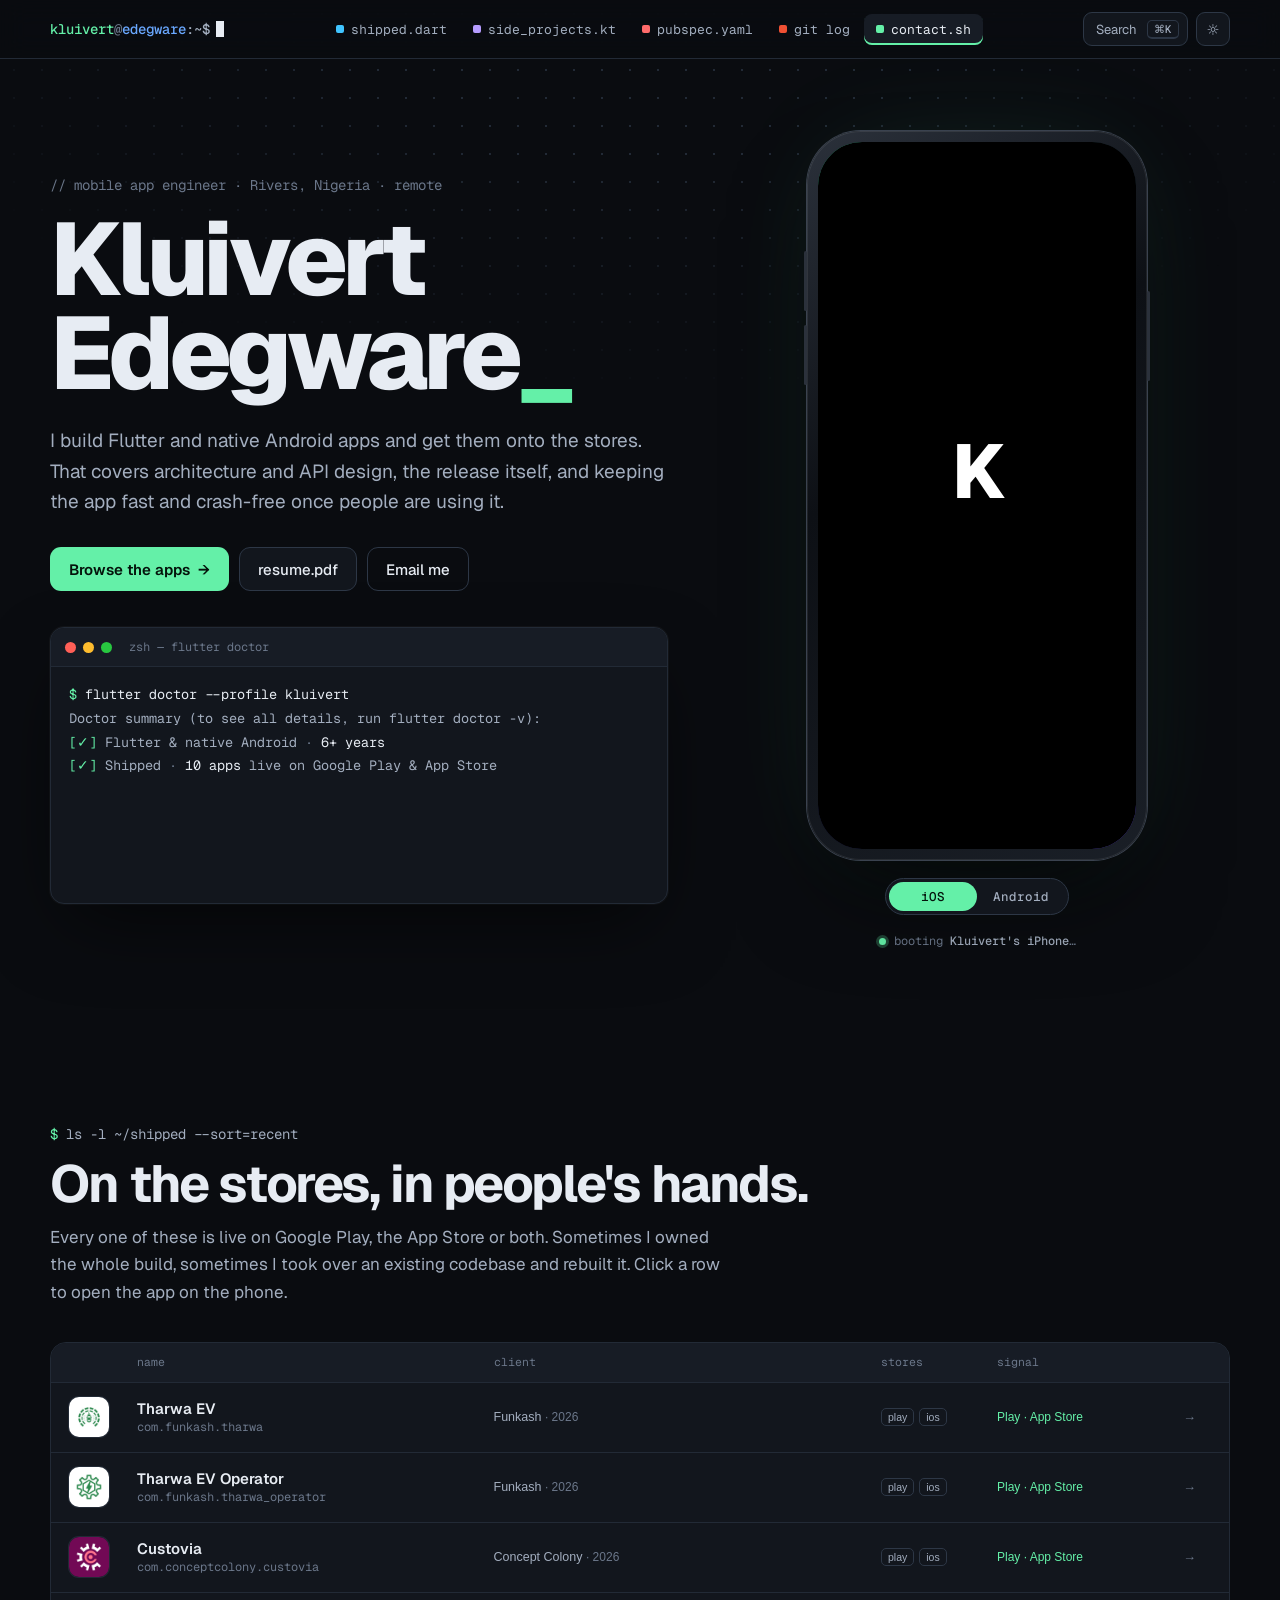
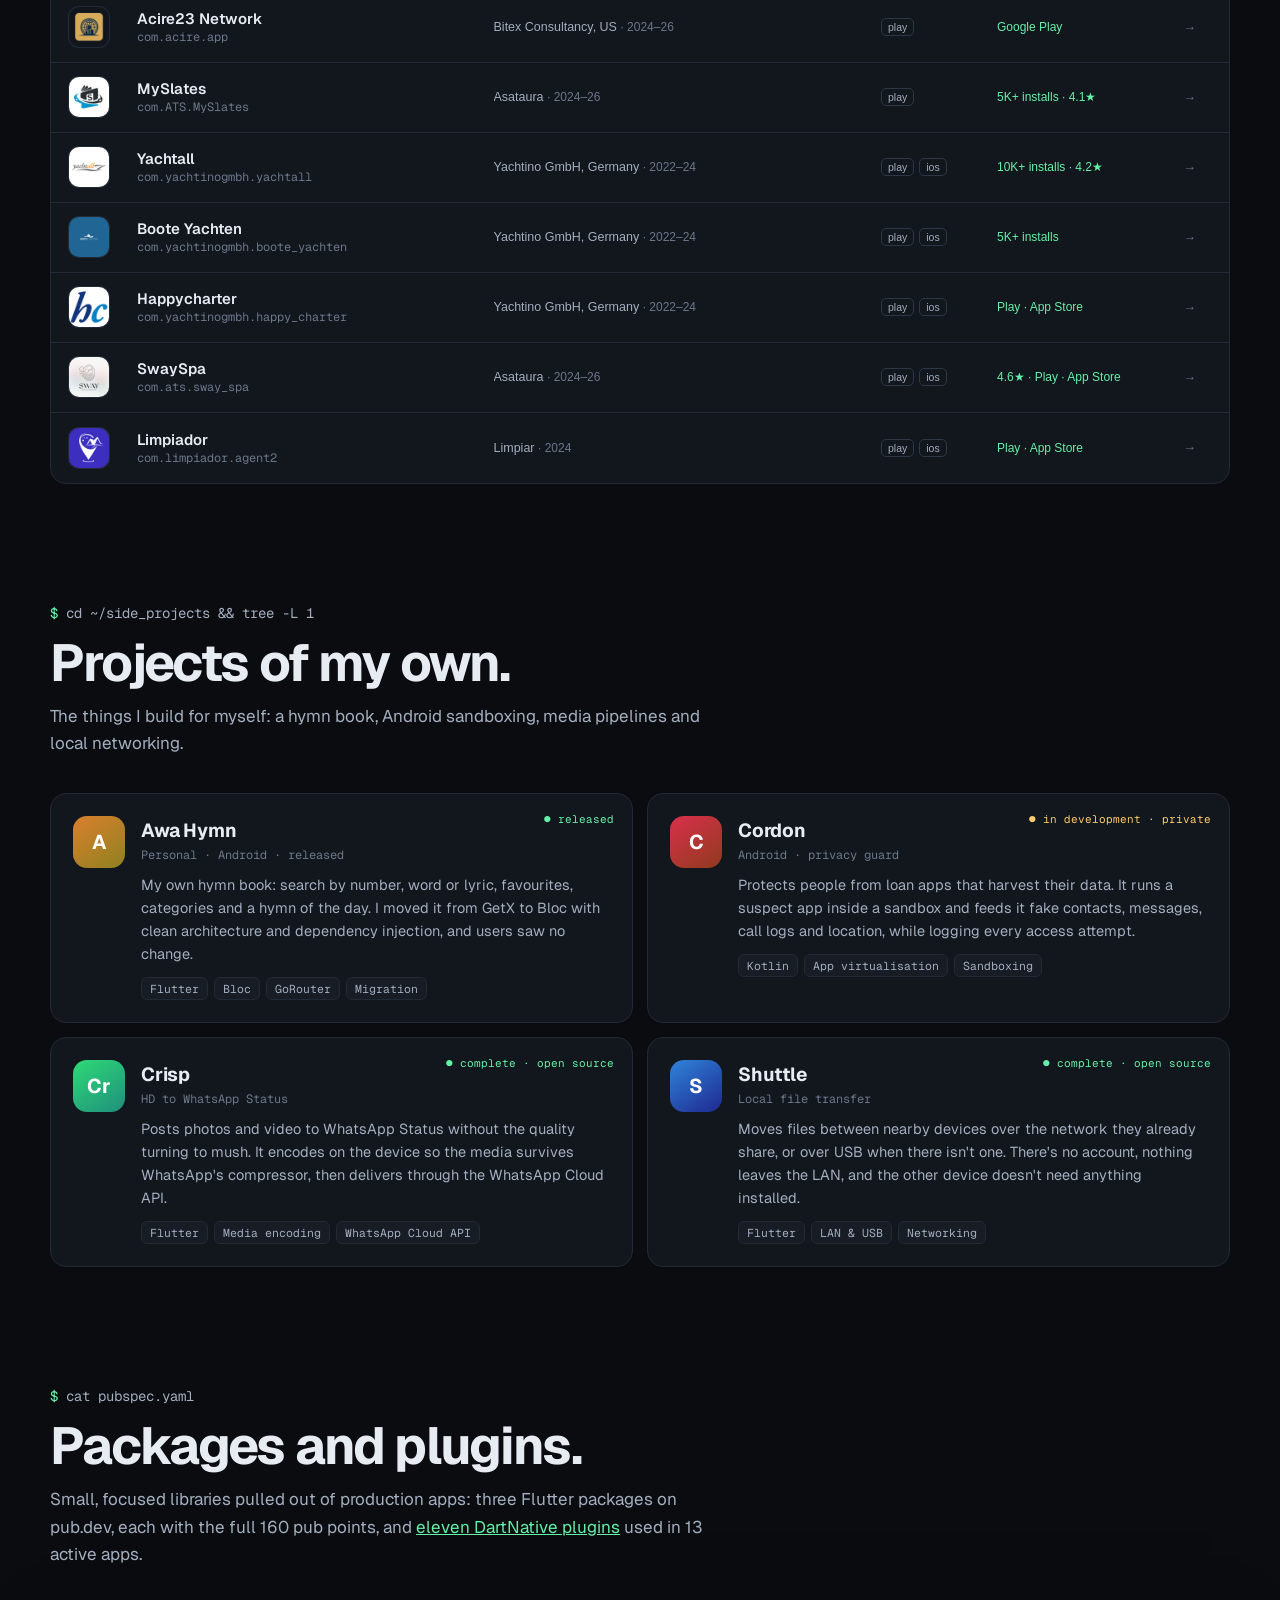
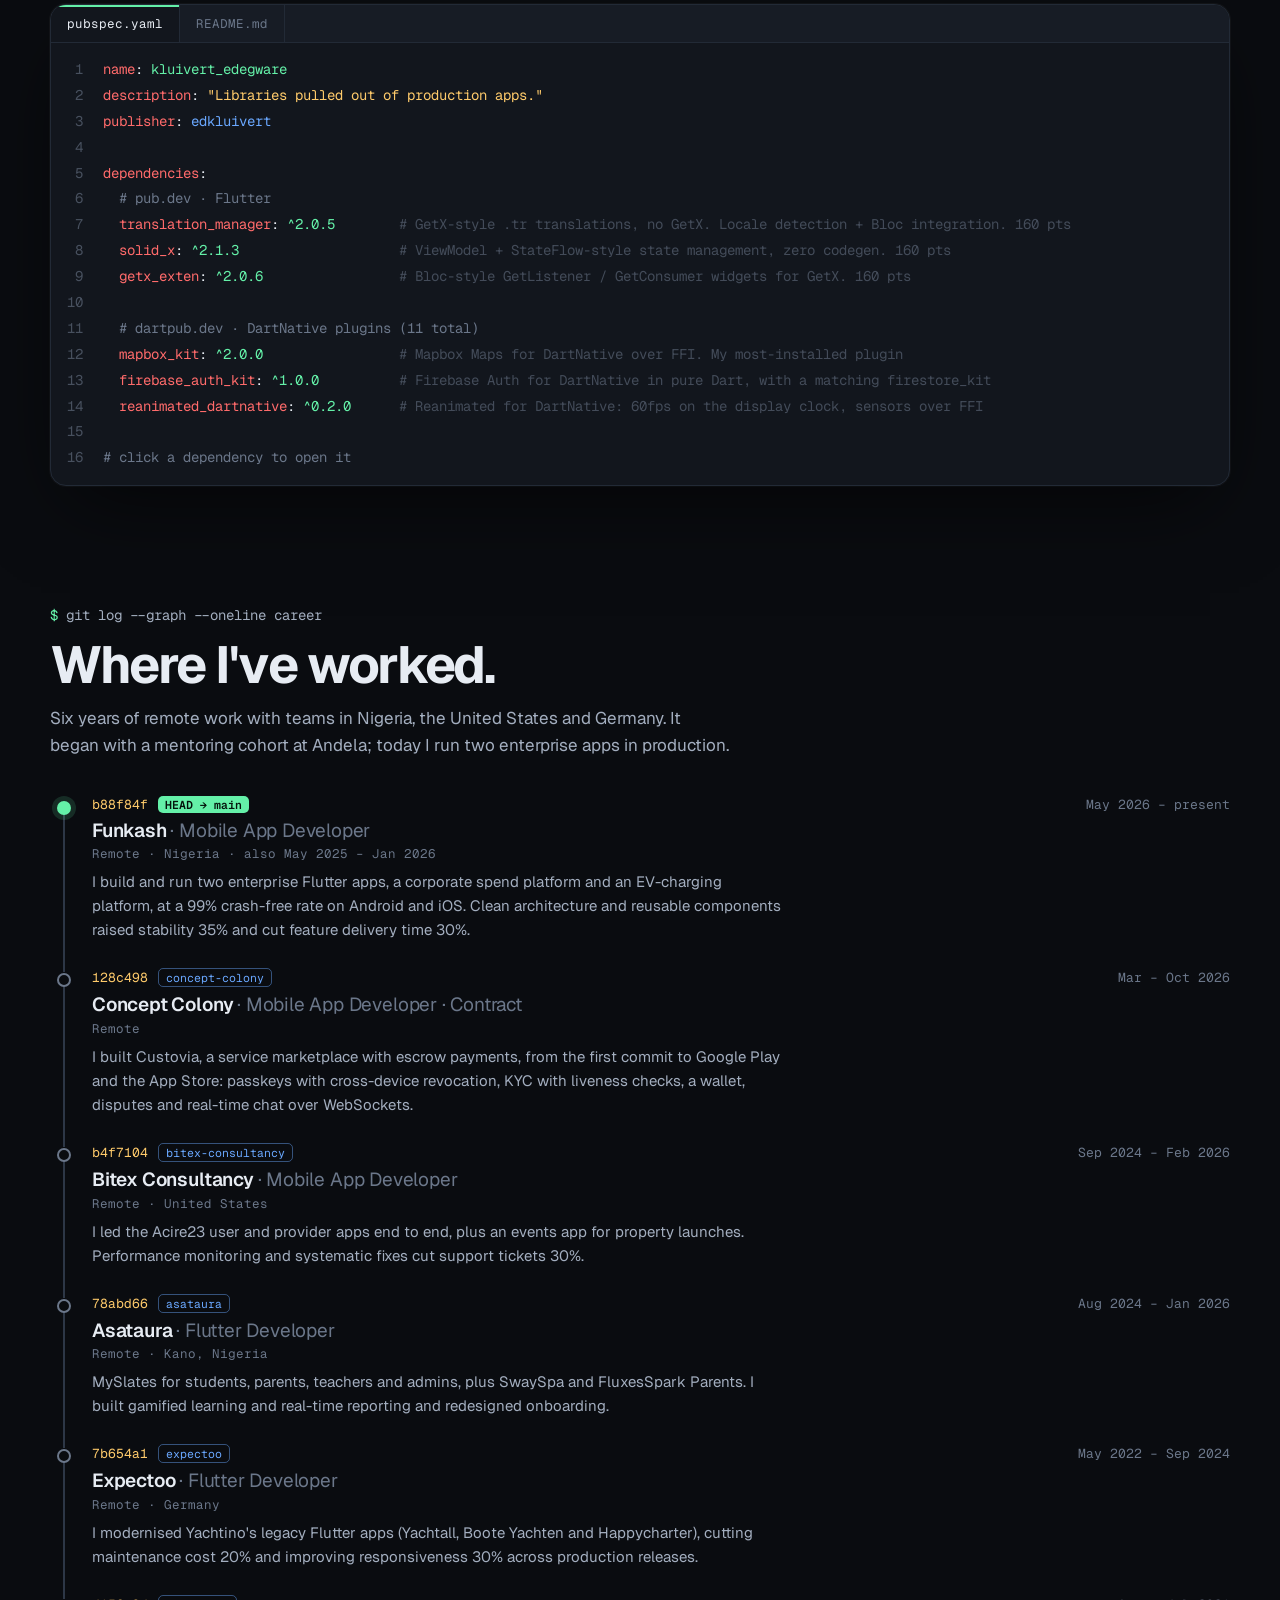
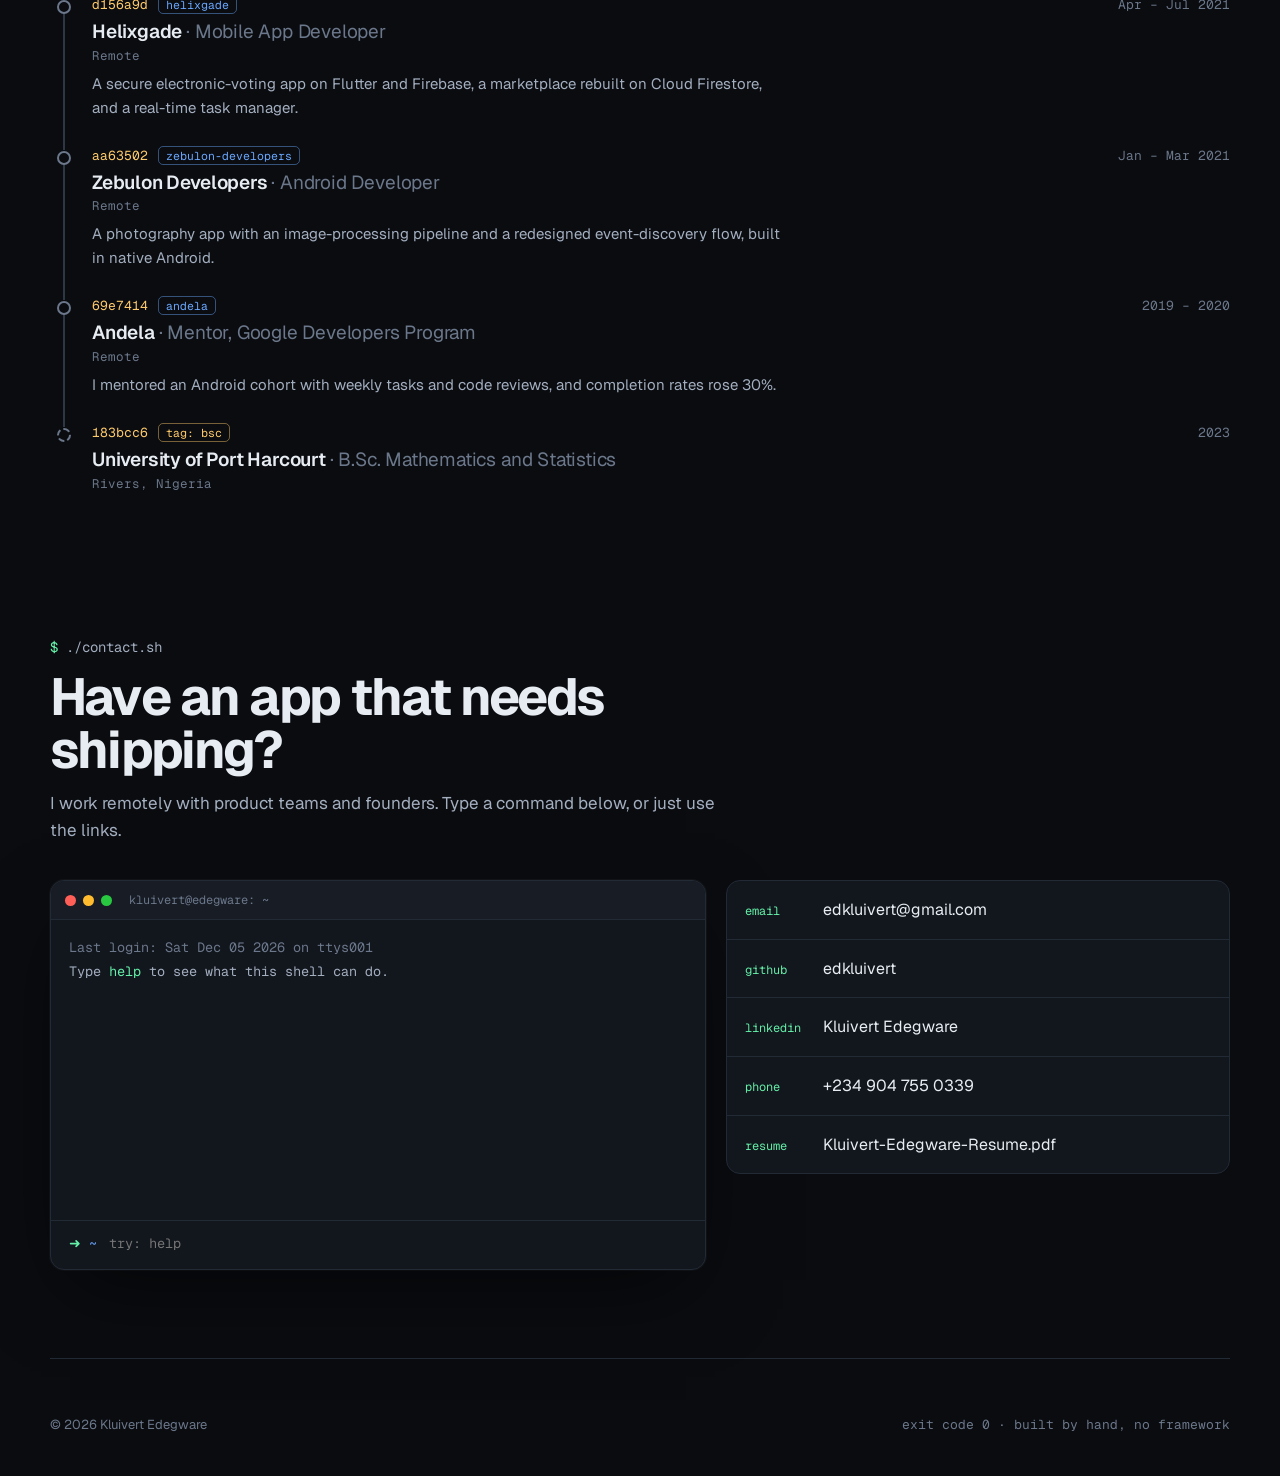
<file: index.html>
<!DOCTYPE html>
<html lang="en" data-theme="dark">
<head>
  <meta charset="UTF-8">
  <meta name="viewport" content="width=device-width, initial-scale=1, viewport-fit=cover">
  <title>Kluivert Edegware</title>
  <meta name="description" content="Kluivert Edegware, mobile app engineer. Six years of Flutter and native Android. Ten apps live on Google Play and the App Store.">
  <link rel="icon" href="data:image/svg+xml,%3Csvg xmlns='http://www.w3.org/2000/svg' viewBox='0 0 64 64'%3E%3Crect width='64' height='64' rx='16' fill='%230c0f14'/%3E%3Ctext x='32' y='43' text-anchor='middle' font-family='monospace' font-weight='700' font-size='32' fill='%2364f0a8'%3EK_%3C/text%3E%3C/svg%3E">
  <meta property="og:type" content="website">
  <meta property="og:title" content="Kluivert Edegware, mobile app engineer">
  <meta property="og:description" content="Flutter and native Android. 10 apps live on Google Play and the App Store. Open the phone and try them.">
  <meta property="og:url" content="https://edkluivert.github.io/kluivert_portfolio/">
  <meta property="og:image" content="https://edkluivert.github.io/kluivert_portfolio/assets/og.png">
  <meta property="og:image:width" content="1200">
  <meta property="og:image:height" content="630">
  <meta name="twitter:card" content="summary_large_image">
  <meta name="theme-color" content="#0a0c10">
  <link rel="preconnect" href="https://fonts.googleapis.com">
  <link rel="preconnect" href="https://fonts.gstatic.com" crossorigin>
  <link rel="stylesheet" href="https://fonts.googleapis.com/css2?family=Geist:wght@400;500;600;700;800&family=Geist+Mono:wght@400;500;600&display=swap">
  <link rel="stylesheet" href="styles.css">
  <noscript><style>.boot, .hero-phone, .tabs, .bar-actions, #shell, .ls, .side, .editor, .gitlog, .doctor, .case-out .btn { display: none !important; }</style></noscript>
  <script>
    // Theme before first paint; boot screen only once per tab session.
    document.documentElement.classList.add("js");
    try {
      const t = localStorage.getItem("theme");
      if (t === "light" || t === "dark") document.documentElement.dataset.theme = t;
      if (sessionStorage.getItem("booted")) document.documentElement.classList.add("no-boot");
    } catch (_) {}
  </script>
</head>
<body>

<!-- ================= BOOT ================= -->
<div class="boot" id="boot" aria-hidden="true">
  <pre class="boot-log" id="bootLog"></pre>
  <button class="boot-skip" id="bootSkip" type="button">press any key to skip</button>
</div>

<!-- ================= TOP BAR ================= -->
<header class="bar">
  <div class="wrap bar-in">
    <a class="prompt" href="#top"><span class="u">kluivert</span><span class="at">@</span><span class="h">edegware</span><span class="c">:~$</span><span class="cursor"></span></a>
    <nav class="tabs" aria-label="Sections">
      <a href="#shipped"><span class="ext dart"></span>shipped.dart</a>
      <a href="#products"><span class="ext kt"></span>side_projects.kt</a>
      <a href="#oss"><span class="ext yaml"></span>pubspec.yaml</a>
      <a href="#experience"><span class="ext git"></span>git log</a>
      <a href="#contact"><span class="ext sh"></span>contact.sh</a>
    </nav>
    <div class="bar-actions">
      <button class="kbd-btn" id="openPalette" type="button" aria-label="Open command palette"><span>Search</span><kbd>⌘K</kbd></button>
      <button class="icon-btn" id="theme" type="button" aria-label="Switch theme"></button>
    </div>
  </div>
</header>

<main id="top">

  <!-- ================= HERO ================= -->
  <section class="hero wrap">
    <div class="hero-copy">
      <p class="comment">// mobile app engineer · Rivers, Nigeria · remote</p>
      <h1>Kluivert<br>Edegware<span class="blink">_</span></h1>
      <p class="lede">I build Flutter and native Android apps and get them onto the stores. That covers
        architecture and API design, the release itself, and keeping the app fast and crash-free once people
        are using it.</p>
      <div class="cta">
        <a class="btn primary" href="#shipped">Browse the apps <span aria-hidden="true">→</span></a>
        <a class="btn" href="assets/Kluivert-Edegware-Resume.pdf" target="_blank" rel="noopener">resume.pdf</a>
        <a class="btn ghost" href="mailto:edkluivert@gmail.com">Email me</a>
      </div>

      <div class="term doctor" aria-label="Summary">
        <div class="term-head"><i></i><i></i><i></i><span>zsh — flutter doctor</span></div>
        <pre class="term-body" id="doctor"></pre>
      </div>
    </div>

    <div class="hero-phone">
      <div class="phone" id="phone">
        <div class="phone-screen" id="screen">
          <div class="island"></div>
          <div class="boot-screen" aria-hidden="true"><div class="bs-logo">K</div><div class="bs-bar"><i></i></div><div class="bs-dots"><i></i><i></i><i></i><i></i></div></div>
          <div class="lock" id="lock" aria-hidden="true">
            <div class="lock-ic">🔒</div>
            <div class="lock-date" id="lockDate">Sunday, 22 November</div>
            <div class="lock-time" id="lockTime"><span>9</span><span class="sep">:</span><span>41</span></div>
            <div class="lock-note"><b>Build succeeded</b><span>10 apps installed · 0 crashes</span></div>
            <div class="lock-hint">swipe up to open</div>
          </div>
          <div class="status"><span id="clock">9:41</span><span class="status-r"><i class="sig"></i><i class="wifi"></i><i class="batt"></i></span></div>
          <div class="home" id="home">
            <div class="widget">
              <div class="w-kicker">KLUIVERT · BUILD STATUS</div>
              <div class="w-big"><b id="liveCount">10</b> apps live</div>
              <div class="w-row"><span class="dot ok"></span>99% crash-free · Funkash</div>
            </div>
            <div class="grid-icons" id="icons"></div>
            <div class="hint">tap an app to open it</div>
          </div>
          <div class="dock" id="dock"></div>
          <button class="gsearch" id="gsearch" type="button" aria-label="Search this site"><b class="g">G</b><span>Search apps, skills, contact…</span><svg class="mic" viewBox="0 0 24 24" fill="none" stroke="currentColor" stroke-width="2" stroke-linecap="round"><rect x="9" y="3" width="6" height="11" rx="3"/><path d="M5 11a7 7 0 0 0 14 0M12 18v3"/></svg></button>
          <div class="home-ind" id="homeInd" role="button" tabindex="0" aria-label="Go home"></div>
        </div>
      </div>
      <div class="os-switch" role="radiogroup" aria-label="Phone platform">
        <button type="button" role="radio" data-os="ios" aria-checked="true">iOS</button>
        <button type="button" role="radio" data-os="android" aria-checked="false">Android</button>
        <span class="os-pill" aria-hidden="true"></span>
      </div>
      <div class="phone-caption" id="caption"><span class="dot ok"></span> <span id="capText">running on <b>Kluivert's iPhone</b> · debug</span></div>
    </div>
  </section>

  <!-- ================= SHIPPED ================= -->
  <section class="sec wrap" id="shipped">
    <div class="sec-head">
      <p class="cmd"><span class="ps">$</span> ls -l ~/shipped --sort=recent</p>
      <h2>On the stores, in people's hands.</h2>
      <p class="sub">Every one of these is live on Google Play, the App Store or both. Sometimes I owned the whole build,
        sometimes I took over an existing codebase and rebuilt it. Click a row to open the app on the phone.</p>
    </div>
    <div class="ls" id="lsList" role="list"></div>
  </section>

  <!-- ================= PRODUCTS ================= -->
  <section class="sec wrap" id="products">
    <div class="sec-head">
      <p class="cmd"><span class="ps">$</span> cd ~/side_projects && tree -L 1</p>
      <h2>Projects of my own.</h2>
      <p class="sub">The things I build for myself: a hymn book, Android sandboxing, media pipelines and local networking.</p>
    </div>
    <div class="side" id="sideList"></div>
  </section>

  <!-- ================= OSS ================= -->
  <section class="sec wrap" id="oss">
    <div class="sec-head">
      <p class="cmd"><span class="ps">$</span> cat pubspec.yaml</p>
      <h2>Packages and plugins.</h2>
      <p class="sub">Small, focused libraries pulled out of production apps: three Flutter packages on pub.dev, each with
        the full 160 pub points, and <a href="https://dartpub.dev/@edkluivert" target="_blank" rel="noopener">eleven DartNative plugins</a>
        used in 13 active apps.</p>
    </div>
    <div class="editor">
      <div class="editor-tabs" role="tablist"><button type="button" role="tab" class="on" data-tab="pubspec" aria-selected="true">pubspec.yaml</button><button type="button" role="tab" data-tab="readme" aria-selected="false">README.md</button></div>
      <div class="editor-body" id="pubspec"></div>
      <div class="editor-body md" id="readme" hidden></div>
    </div>
  </section>

  <!-- ================= EXPERIENCE ================= -->
  <section class="sec wrap" id="experience">
    <div class="sec-head">
      <p class="cmd"><span class="ps">$</span> git log --graph --oneline career</p>
      <h2>Where I've worked.</h2>
      <p class="sub">Six years of remote work with teams in Nigeria, the United States and Germany. It began with a mentoring
        cohort at Andela; today I run two enterprise apps in production.</p>
    </div>
    <ol class="gitlog" id="gitlog"></ol>
  </section>

  <!-- ================= CONTACT ================= -->
  <section class="sec wrap" id="contact">
    <div class="sec-head">
      <p class="cmd"><span class="ps">$</span> ./contact.sh</p>
      <h2>Have an app that needs shipping?</h2>
      <p class="sub">I work remotely with product teams and founders. Type a command below, or just use the links.</p>
    </div>
    <div class="contact-grid">
      <div class="term shell" id="shell">
        <div class="term-head"><i></i><i></i><i></i><span>kluivert@edegware: ~</span></div>
        <div class="term-body" id="shellOut"></div>
        <form class="shell-in" id="shellForm" autocomplete="off">
          <label for="shellInput"><span class="ps">➜</span> <span class="h">~</span></label>
          <input id="shellInput" spellcheck="false" autocapitalize="off" placeholder="try: help">
        </form>
      </div>
      <ul class="links">
        <li><a href="mailto:edkluivert@gmail.com"><span class="k">email</span>edkluivert@gmail.com</a></li>
        <li><a href="https://github.com/edkluivert" target="_blank" rel="noopener"><span class="k">github</span>edkluivert</a></li>
        <li><a href="https://www.linkedin.com/in/kluivert-edegware-913882172" target="_blank" rel="noopener"><span class="k">linkedin</span>Kluivert Edegware</a></li>
        <li><a href="tel:+2349047550339"><span class="k">phone</span>+234 904 755 0339</a></li>
        <li><a href="assets/Kluivert-Edegware-Resume.pdf" target="_blank" rel="noopener"><span class="k">resume</span>Kluivert-Edegware-Resume.pdf</a></li>
      </ul>
    </div>
  </section>

  <!-- fallback:start -->
<noscript>
  <div class="wrap nojs">
    <h2>Apps I've shipped</h2>
    <ul>
      <li><b>Tharwa EV</b> (Funkash, 2026): Nigeria's multi-operator EV-charging app, one of two enterprise apps I build and run at Funkash. Drivers find stations nearby or along a route, with live connector, price and availability data. They fund one wallet, pay any operator in the app, then start a charging session and follow it in real time. <a href="https://play.google.com/store/apps/details?id=com.funkash.tharwa">Google Play</a> <a href="https://apps.apple.com/us/app/tharwa-ev/id6782017676">App Store</a></li>
      <li><b>Tharwa EV Operator</b> (Funkash, 2026): The forecourt companion to the Tharwa EV Operator Portal, for the people who run charging stations. It shows a live queue of who is waiting, charging and next, upcoming driver bookings, walk-ins booked on the spot, and station details. It is deliberately lean, and it is built on the same architecture and visual language as the driver app. <a href="https://play.google.com/store/apps/details?id=com.funkash.tharwa_operator">Google Play</a> <a href="https://apps.apple.com/us/app/tharwa-ev-operator/id6799672248">App Store</a></li>
      <li><b>Custovia</b> (Concept Colony, 2026): A marketplace that connects customers with service providers. I built it from scratch and owned every release: passkey sign-in with cross-device revocation, a wallet and escrow payments, bookings, chat, disputes and push-driven notification routing. <a href="https://play.google.com/store/apps/details?id=com.conceptcolony.custovia">Google Play</a> <a href="https://apps.apple.com/us/app/custovia/id6813105939">App Store</a></li>
      <li><b>Acire23 Network</b> (Bitex Consultancy, US, 2024–26): A two-sided real-estate and home-services platform. I led both apps end to end: property discovery and requests on the user side; listing uploads, notifications and job management on the provider side. Property posting time halved and search engagement rose 40%. <a href="https://play.google.com/store/apps/details?id=com.acire.app">Google Play</a> </li>
      <li><b>MySlates</b> (Asataura, 2024–26): A school platform made up of four apps. I built the results and report-card system that parents and teachers rely on, gamified quizzes for students, and real-time reporting dashboards for administrators. Course completion rose 40% after the gamified modules shipped. <a href="https://play.google.com/store/apps/details?id=com.ATS.MySlates">Google Play</a> </li>
      <li><b>Yachtall</b> (Yachtino GmbH, Germany, 2022–24): Europe's boat marketplace on mobile. I took over the app, fixed its design flaws, rebuilt the API integration and worked with the web team on shared services. Feature adoption rose 30% and data errors fell by a quarter. <a href="https://play.google.com/store/apps/details?id=com.yachtinogmbh.yachtall">Google Play</a> <a href="https://apps.apple.com/app/yachtall-com/id977617537">App Store</a></li>
      <li><b>Boote Yachten</b> (Yachtino GmbH, Germany, 2022–24): The German-market sister app to Yachtall. I brought Yachtall's core across as reusable components, tuned search and filtering, and made the catalogue more responsive. <a href="https://play.google.com/store/apps/details?id=com.yachtinogmbh.boote_yachten">Google Play</a> <a href="https://apps.apple.com/app/boote-yachten/id1243371300">App Store</a></li>
      <li><b>Happycharter</b> (Yachtino GmbH, Germany, 2022–24): Boat charter search across Croatia, Italy, France, Spain, Greece and beyond. I led the project setup and the API framework, then built the search and bookmark flows that get most of the use. <a href="https://play.google.com/store/apps/details?id=com.yachtinogmbh.happy_charter">Google Play</a> <a href="https://apps.apple.com/app/happycharter/id6469506685">App Store</a></li>
      <li><b>SwaySpa</b> (Asataura, 2024–26): Spa discovery and booking. I automated the backend processes behind listings and content delivery, which cut the client's cost of running the platform by a quarter. <a href="https://play.google.com/store/apps/details?id=com.ats.sway_spa">Google Play</a> <a href="https://apps.apple.com/app/swayspa/id6759058782">App Store</a></li>
      <li><b>Limpiador</b> (Limpiar, 2024): The agent app for a cleaning and property-services company: secure sign-in with a guest mode, task tracking, analytics and e-wallet payments. Retention rose 25% and login support requests fell. <a href="https://play.google.com/store/apps/details?id=com.limpiador.agent2">Google Play</a> <a href="https://apps.apple.com/gb/app/limpiador/id6480585258">App Store</a></li>
    </ul>
    <h2>My own projects</h2>
    <ul>
      <li><b>Awa Hymn</b>: My own hymn book: search by number, word or lyric, favourites, categories and a hymn of the day. I moved it from GetX to Bloc with clean architecture and dependency injection, and users saw no change.</li>
      <li><b>Cordon</b>: Protects people from loan apps that harvest their data. It runs a suspect app inside a sandbox and feeds it fake contacts, messages, call logs and location, while logging every access attempt.</li>
      <li><b>Crisp</b>: Posts photos and video to WhatsApp Status without the quality turning to mush. It encodes on the device so the media survives WhatsApp's compressor, then delivers through the WhatsApp Cloud API. <a href="https://github.com/edkluivert/crisp">Source</a></li>
      <li><b>Shuttle</b>: Moves files between nearby devices over the network they already share, or over USB when there isn't one. There's no account, nothing leaves the LAN, and the other device doesn't need anything installed. <a href="https://github.com/edkluivert/Shuttle">Source</a></li>
    </ul>
    <h2>Experience</h2>
    <ul>
      <li><b>Funkash</b>, Mobile App Developer (May 2026 – present): I build and run two enterprise Flutter apps, a corporate spend platform and an EV-charging platform, at a 99% crash-free rate on Android and iOS. Clean architecture and reusable components raised stability 35% and cut feature delivery time 30%.</li>
      <li><b>Concept Colony</b>, Mobile App Developer · Contract (Mar – Oct 2026): I built Custovia, a service marketplace with escrow payments, from the first commit to Google Play and the App Store: passkeys with cross-device revocation, KYC with liveness checks, a wallet, disputes and real-time chat over WebSockets.</li>
      <li><b>Bitex Consultancy</b>, Mobile App Developer (Sep 2024 – Feb 2026): I led the Acire23 user and provider apps end to end, plus an events app for property launches. Performance monitoring and systematic fixes cut support tickets 30%.</li>
      <li><b>Asataura</b>, Flutter Developer (Aug 2024 – Jan 2026): MySlates for students, parents, teachers and admins, plus SwaySpa and FluxesSpark Parents. I built gamified learning and real-time reporting and redesigned onboarding.</li>
      <li><b>Expectoo</b>, Flutter Developer (May 2022 – Sep 2024): I modernised Yachtino's legacy Flutter apps (Yachtall, Boote Yachten and Happycharter), cutting maintenance cost 20% and improving responsiveness 30% across production releases.</li>
      <li><b>Helixgade</b>, Mobile App Developer (Apr – Jul 2021): A secure electronic-voting app on Flutter and Firebase, a marketplace rebuilt on Cloud Firestore, and a real-time task manager.</li>
      <li><b>Zebulon Developers</b>, Android Developer (Jan – Mar 2021): A photography app with an image-processing pipeline and a redesigned event-discovery flow, built in native Android.</li>
      <li><b>Andela</b>, Mentor, Google Developers Program (2019 – 2020): I mentored an Android cohort with weekly tasks and code reviews, and completion rates rose 30%.</li>
      <li><b>University of Port Harcourt</b>, B.Sc. Mathematics and Statistics (2023)</li>
    </ul>
  </div>
</noscript>
<!-- fallback:end -->

  <footer class="wrap foot">
    <span>© <span id="year">2026</span> Kluivert Edegware</span>
    <span class="mono">exit code 0 · built by hand, no framework</span>
  </footer>
</main>

<!-- ================= COMMAND PALETTE ================= -->
<div class="palette" id="palette" hidden>
  <div class="palette-box" role="dialog" aria-modal="true" aria-label="Command palette">
    <input id="paletteInput" placeholder="Open an app, jump to a section, copy email…" spellcheck="false" autocomplete="off">
    <ul id="paletteList" role="listbox"></ul>
    <div class="palette-foot"><span><kbd>↑</kbd><kbd>↓</kbd> move</span><span><kbd>↵</kbd> run</span><span><kbd>esc</kbd> close</span></div>
  </div>
</div>

<div class="toast" id="toast" role="status" aria-live="polite"></div>

<script src="data.js"></script>
<script src="app.js"></script>
</body>
</html>
</file>
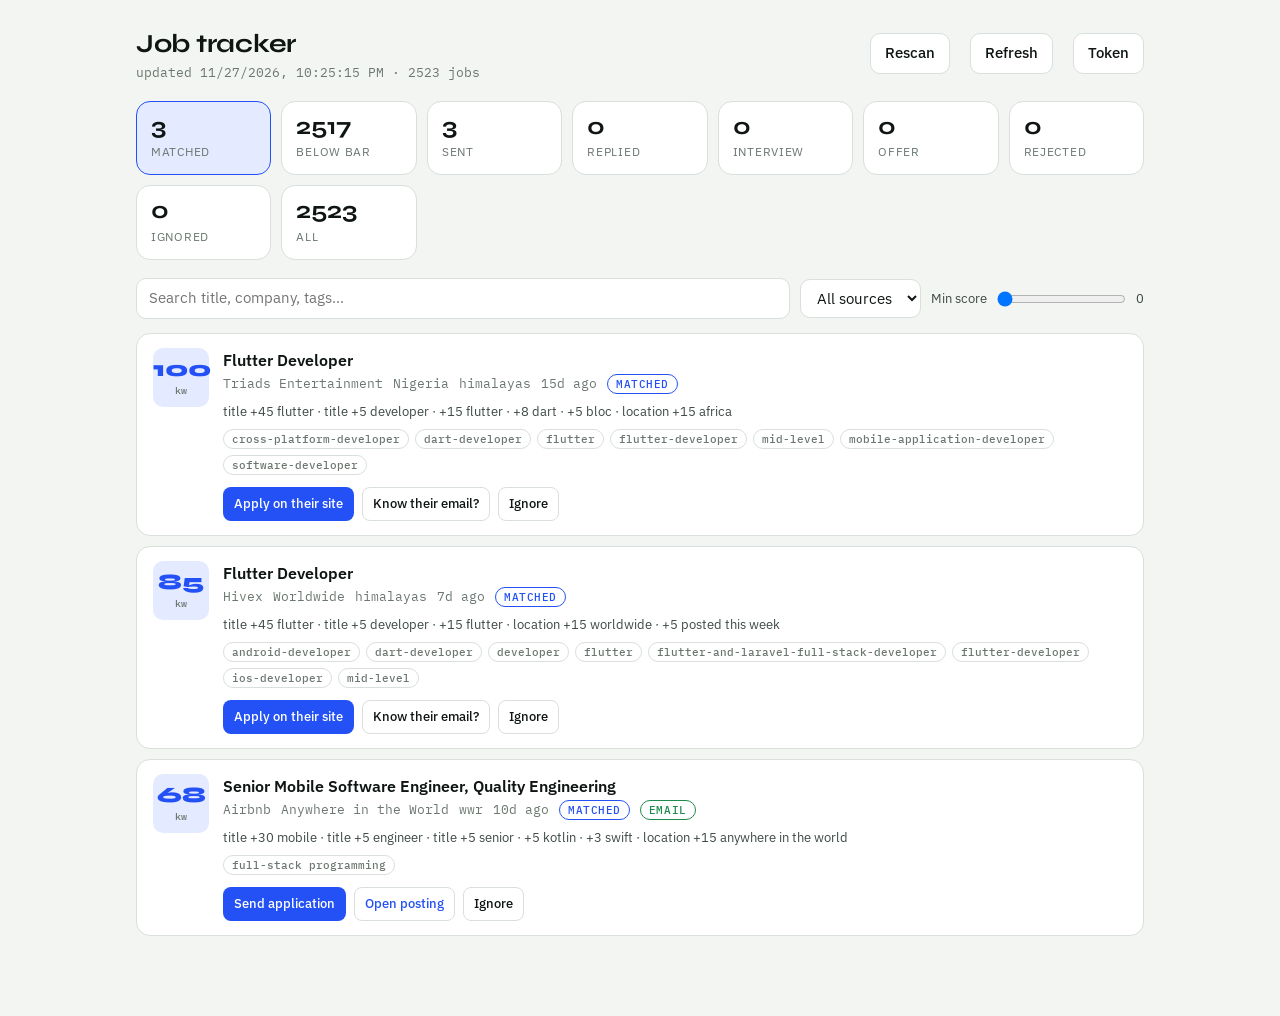
<file: tracker/index.html>
<!doctype html>
<html lang="en">
<head>
  <meta charset="utf-8">
  <meta name="viewport" content="width=device-width, initial-scale=1">
  <meta name="robots" content="noindex, nofollow">
  <title>Job tracker</title>
  <link rel="icon" href="data:image/svg+xml,%3Csvg xmlns='http://www.w3.org/2000/svg' viewBox='0 0 64 64'%3E%3Crect width='64' height='64' rx='16' fill='%232451f5'/%3E%3Ctext x='32' y='43' text-anchor='middle' font-family='Arial,Helvetica,sans-serif' font-weight='800' font-size='34' fill='white'%3EJ%3C/text%3E%3C/svg%3E">
  <link rel="preconnect" href="https://fonts.googleapis.com">
  <link rel="preconnect" href="https://fonts.gstatic.com" crossorigin>
  <link rel="stylesheet" href="https://fonts.googleapis.com/css2?family=Syne:wght@600;700;800&family=IBM+Plex+Sans:wght@400;500;600&family=IBM+Plex+Mono:wght@400;500&display=swap">
  <style>
    :root {
      --bg: #f3f5f2; --panel: #ffffff; --panel-2: #e9ede8; --ink: #0e1512; --ink-2: #3d4944; --dim: #6b776f;
      --line: #d9dfda; --accent: #2451f5; --accent-ink: #ffffff; --tint: #e4eaff; --ok: #1d8a4e; --warn: #b7791f; --bad: #c0392b;
      --shadow: 0 18px 48px -24px rgba(14, 21, 18, 0.35); --radius: 14px;
      --display: "Syne", "Avenir Next", "Segoe UI", sans-serif; --body: "IBM Plex Sans", "Helvetica Neue", Arial, sans-serif;
      --mono: "IBM Plex Mono", "SFMono-Regular", Menlo, monospace; color-scheme: light;
    }
    @media (prefers-color-scheme: dark) {
      :root:not([data-theme="light"]) {
        --bg: #0b0f12; --panel: #131a1f; --panel-2: #1a232a; --ink: #e9eef0; --ink-2: #b9c3be; --dim: #7f8b85; --line: #243038;
        --accent: #7a98ff; --accent-ink: #0b0f12; --tint: #17223a; --ok: #4ccb86; --warn: #e0a84a; --bad: #ef6b5c;
        --shadow: 0 18px 48px -24px rgba(0, 0, 0, 0.7); color-scheme: dark;
      }
    }
    :root[data-theme="dark"] {
      --bg: #0b0f12; --panel: #131a1f; --panel-2: #1a232a; --ink: #e9eef0; --ink-2: #b9c3be; --dim: #7f8b85; --line: #243038;
      --accent: #7a98ff; --accent-ink: #0b0f12; --tint: #17223a; --ok: #4ccb86; --warn: #e0a84a; --bad: #ef6b5c;
      --shadow: 0 18px 48px -24px rgba(0, 0, 0, 0.7); color-scheme: dark;
    }
    * { box-sizing: border-box; }
    html, body { margin: 0; background: var(--bg); color: var(--ink); font-family: var(--body); font-size: 15px; line-height: 1.5; }
    a { color: var(--accent); }
    button, input, select, textarea { font: inherit; color: inherit; }
    .wrap { max-width: 1040px; margin: 0 auto; padding: 24px 16px 80px; }
    header { display: flex; flex-wrap: wrap; align-items: center; gap: 12px 20px; margin-bottom: 18px; }
    h1 { font-family: var(--display); font-size: 26px; margin: 0; letter-spacing: -0.01em; }
    .sub { color: var(--dim); font-size: 13px; font-family: var(--mono); }
    .spacer { flex: 1; }
    .btn { border: 1px solid var(--line); background: var(--panel); border-radius: 10px; padding: 8px 14px; cursor: pointer; font-weight: 500; transition: transform .12s ease, background .12s ease, border-color .12s ease; }
    a.btn { text-decoration: none; display: inline-block; }
    .btn:hover { border-color: var(--accent); transform: translateY(-1px); }
    .btn:active { transform: translateY(0); }
    .btn.primary { background: var(--accent); color: var(--accent-ink); border-color: transparent; }
    .btn.danger { color: var(--bad); }
    .btn:disabled { opacity: .5; cursor: progress; transform: none; }
    .btn.sm { padding: 6px 10px; font-size: 13px; border-radius: 8px; }
    .stats { display: grid; grid-template-columns: repeat(auto-fit, minmax(130px, 1fr)); gap: 10px; margin-bottom: 18px; }
    .stat { background: var(--panel); border: 1px solid var(--line); border-radius: var(--radius); padding: 12px 14px; cursor: pointer; }
    .stat.active { border-color: var(--accent); background: var(--tint); }
    .stat b { display: block; font-family: var(--display); font-size: 24px; line-height: 1.1; }
    .stat span { color: var(--dim); font-size: 12px; text-transform: uppercase; letter-spacing: .06em; }
    .filters { display: flex; flex-wrap: wrap; gap: 10px; align-items: center; margin-bottom: 14px; }
    .filters input[type=search], .filters select { border: 1px solid var(--line); background: var(--panel); border-radius: 10px; padding: 8px 12px; min-width: 0; }
    .filters input[type=search] { flex: 1 1 220px; }
    .filters label { display: flex; align-items: center; gap: 8px; color: var(--ink-2); font-size: 13px; }
    .list { display: grid; gap: 10px; }
    .job { background: var(--panel); border: 1px solid var(--line); border-radius: var(--radius); padding: 14px 16px; display: grid; grid-template-columns: 56px 1fr; gap: 14px; transition: border-color .15s ease, box-shadow .15s ease; }
    .job:hover { border-color: var(--accent); }
    .job.flash { box-shadow: 0 0 0 3px var(--tint); border-color: var(--accent); }
    .score { font-family: var(--display); font-weight: 800; font-size: 22px; line-height: 1; text-align: center; padding: 10px 0; border-radius: 10px; background: var(--panel-2); color: var(--ink-2); align-self: start; }
    .score.hi { background: var(--tint); color: var(--accent); }
    .score small { display: block; font: 500 10px var(--mono); color: var(--dim); margin-top: 4px; }
    .title { font-weight: 600; font-size: 16px; margin: 0; }
    .title a { color: inherit; text-decoration: none; }
    .title a:hover { color: var(--accent); }
    .meta { color: var(--dim); font-size: 13px; font-family: var(--mono); display: flex; flex-wrap: wrap; gap: 4px 10px; margin-top: 2px; }
    .why { color: var(--ink-2); font-size: 13px; margin: 8px 0 0; }
    .why .llm { display: block; margin-top: 4px; padding: 8px 10px; background: var(--panel-2); border-radius: 8px; }
    .tags { display: flex; flex-wrap: wrap; gap: 6px; margin-top: 8px; }
    .tag, .pill { font: 500 11px var(--mono); padding: 2px 8px; border-radius: 999px; border: 1px solid var(--line); color: var(--dim); }
    .pill { text-transform: uppercase; letter-spacing: .05em; }
    .pill.matched { color: var(--accent); border-color: var(--accent); }
    .pill.sent, .pill.replied, .pill.interview, .pill.offer { color: var(--ok); border-color: var(--ok); }
    .pill.rejected { color: var(--bad); border-color: var(--bad); }
    .pill.ignored { opacity: .6; }
    .pill.email { color: var(--ok); border-color: var(--ok); }
    .actions { display: flex; flex-wrap: wrap; gap: 8px; margin-top: 12px; align-items: center; }
    .actions select { border: 1px solid var(--line); background: var(--panel); border-radius: 8px; padding: 5px 8px; font-size: 13px; }
    .empty { text-align: center; color: var(--dim); padding: 60px 20px; border: 1px dashed var(--line); border-radius: var(--radius); }
    dialog { border: 1px solid var(--line); border-radius: var(--radius); background: var(--panel); color: var(--ink); padding: 0; width: min(680px, 94vw); box-shadow: var(--shadow); }
    dialog::backdrop { background: rgba(0,0,0,.45); }
    .dlg { padding: 20px; display: grid; gap: 12px; }
    .dlg h2 { font-family: var(--display); font-size: 20px; margin: 0; }
    .dlg label { display: grid; gap: 6px; font-size: 13px; color: var(--ink-2); }
    .dlg input, .dlg textarea { border: 1px solid var(--line); background: var(--bg); border-radius: 10px; padding: 9px 12px; width: 100%; }
    .dlg textarea { min-height: 90px; resize: vertical; }
    .dlg pre { background: var(--bg); border: 1px solid var(--line); border-radius: 10px; padding: 12px; font: 12.5px/1.5 var(--mono); white-space: pre-wrap; max-height: 260px; overflow: auto; margin: 0; }
    .dlg .row { display: flex; gap: 8px; justify-content: flex-end; flex-wrap: wrap; }
    .hint { color: var(--dim); font-size: 12.5px; }
    .toast { position: fixed; left: 50%; bottom: 24px; transform: translateX(-50%) translateY(20px); background: var(--ink); color: var(--bg); padding: 10px 16px; border-radius: 10px; font-size: 14px; opacity: 0; pointer-events: none; transition: opacity .2s ease, transform .2s ease; max-width: 92vw; }
    .toast.show { opacity: 1; transform: translateX(-50%) translateY(0); }
    @media (max-width: 560px) { .job { grid-template-columns: 1fr; } .score { width: 64px; } }
    @media (prefers-reduced-motion: reduce) { * { transition: none !important; } }
  </style>
</head>
<body>
<div class="wrap">
  <header>
    <div>
      <h1>Job tracker</h1>
      <div class="sub" id="updated">loading…</div>
    </div>
    <div class="spacer"></div>
    <button class="btn" id="rescan" title="Run a scan now (needs token)">Rescan</button>
    <button class="btn" id="refresh">Refresh</button>
    <button class="btn" id="settings">Token</button>
  </header>

  <div class="stats" id="stats"></div>

  <div class="filters">
    <input type="search" id="q" placeholder="Search title, company, tags…">
    <select id="source"><option value="">All sources</option></select>
    <label>Min score <input type="range" id="min" min="0" max="100" step="5" value="0"> <span id="minv">0</span></label>
  </div>

  <div class="list" id="list"></div>
</div>

<dialog id="sendDlg">
  <form class="dlg" method="dialog" id="sendForm">
    <h2>Send application</h2>
    <div class="hint" id="sendWho"></div>
    <div class="hint" id="sendHow"></div>
    <label>Recipient
      <input type="email" id="to" placeholder="Leave empty to use the email found in the posting">
    </label>
    <label>Personal note (optional, goes under the first line)
      <textarea id="note" placeholder="One or two sentences on why this role and what you'd bring."></textarea>
    </label>
    <details><summary class="hint">Preview</summary><pre id="preview"></pre></details>
    <div class="row">
      <button class="btn" value="cancel" formnovalidate>Cancel</button>
      <button class="btn primary" id="sendBtn" value="send">Send with résumé</button>
    </div>
  </form>
</dialog>

<dialog id="tokenDlg">
  <form class="dlg" method="dialog">
    <h2>GitHub token</h2>
    <p class="hint" style="margin:0">Approving a send or changing a status triggers the tracker workflow through the GitHub API.
      That needs a fine-grained personal access token for this repository with <b>Contents: Read and write</b>.
      It is stored only in this browser.</p>
    <label>Token <input type="password" id="tokenInput" placeholder="github_pat_…" autocomplete="off"></label>
    <div class="row">
      <button class="btn danger" value="clear" formnovalidate>Forget</button>
      <button class="btn" value="cancel" formnovalidate>Cancel</button>
      <button class="btn primary" value="save">Save</button>
    </div>
  </form>
</dialog>

<div class="toast" id="toast"></div>

<script>
(() => {
  const OWNER = 'edkluivert', REPO = 'kluivert_portfolio', BRANCH = 'main';
  const DATA_PATH = 'tracker/data/jobs.json';
  const API = `https://api.github.com/repos/${OWNER}/${REPO}`;
  const $ = (s, el = document) => el.querySelector(s);
  const esc = s => String(s ?? '').replace(/[&<>"']/g, c => ({'&':'&amp;','<':'&lt;','>':'&gt;','"':'&quot;',"'":'&#39;'}[c]));

  let state = { updated: null, jobs: [] };
  let profile = null, template = '';
  let filter = { status: 'matched', q: '', source: '', min: 0 };
  let token = '';
  try { token = localStorage.getItem('jt_token') || ''; filter = { ...filter, ...(JSON.parse(localStorage.getItem('jt_filter') || '{}')) }; } catch {}

  const toast = (msg, ms = 3200) => { const t = $('#toast'); t.textContent = msg; t.classList.add('show'); clearTimeout(t._t); t._t = setTimeout(() => t.classList.remove('show'), ms); };
  const ago = iso => { if (!iso) return ''; const d = (Date.now() - new Date(iso)) / 864e5; return d < 1 ? 'today' : d < 2 ? 'yesterday' : `${Math.floor(d)}d ago`; };
  const persistFilter = () => { try { localStorage.setItem('jt_filter', JSON.stringify(filter)); } catch {} };

  async function loadData() {
    $('#updated').textContent = 'loading…';
    try {
      let res;
      if (token) {
        res = await fetch(`${API}/contents/${DATA_PATH}?ref=${BRANCH}&t=${Date.now()}`, { headers: { Accept: 'application/vnd.github.raw+json', Authorization: `Bearer ${token}` } });
        if (res.status === 401 || res.status === 403) { toast('Token rejected by GitHub, reading the published copy instead'); res = null; }
      }
      if (!res || !res.ok) res = await fetch(`data/jobs.json?t=${Date.now()}`, { cache: 'no-store' });
      if (!res.ok) throw new Error(res.status);
      state = await res.json();
    } catch (e) {
      state = { updated: null, jobs: [] };
      toast('No tracker data yet. Run the workflow once.');
    }
    $('#updated').textContent = state.updated ? `updated ${new Date(state.updated).toLocaleString()} · ${state.jobs.length} jobs` : 'no data yet';
    render();
  }

  async function loadTemplate() {
    try { template = await (await fetch('templates/application.txt', { cache: 'no-store' })).text(); } catch { template = ''; }
    try {
      const y = await (await fetch('profile.yml', { cache: 'no-store' })).text();
      const get = k => (y.match(new RegExp(`^\\s{2}${k}:\\s*(.+)$`, 'm')) || [])[1]?.trim().replace(/^["']|["']$/g, '') || '';
      profile = { name: get('name'), headline: get('headline'), email: get('email'), portfolio: get('portfolio'), linkedin: get('linkedin') };
    } catch { profile = {}; }
  }

  function counts() {
    const c = { matched: 0, new: 0, sent: 0, replied: 0, interview: 0, offer: 0, rejected: 0, ignored: 0 };
    for (const j of state.jobs) c[j.status] = (c[j.status] || 0) + 1;
    return c;
  }

  function render() {
    const c = counts();
    const groups = [['matched', 'Matched'], ['new', 'Below bar'], ['sent', 'Sent'], ['replied', 'Replied'], ['interview', 'Interview'], ['offer', 'Offer'], ['rejected', 'Rejected'], ['ignored', 'Ignored'], ['', 'All']];
    $('#stats').innerHTML = groups.map(([k, l]) => `<div class="stat ${filter.status === k ? 'active' : ''}" data-status="${k}"><b>${k ? (c[k] || 0) : state.jobs.length}</b><span>${l}</span></div>`).join('');
    $('#stats').querySelectorAll('.stat').forEach(el => el.onclick = () => { filter.status = el.dataset.status; persistFilter(); render(); });

    const sources = [...new Set(state.jobs.map(j => j.source))].sort();
    const sel = $('#source');
    sel.innerHTML = '<option value="">All sources</option>' + sources.map(s => `<option ${filter.source === s ? 'selected' : ''}>${s}</option>`).join('');
    $('#q').value = filter.q; $('#min').value = filter.min; $('#minv').textContent = filter.min;

    const q = filter.q.trim().toLowerCase();
    const rows = state.jobs.filter(j => (!filter.status || j.status === filter.status) && (!filter.source || j.source === filter.source)
      && (j.final ?? j.score ?? 0) >= filter.min
      && (!q || [j.title, j.company, j.location, ...(j.tags || [])].join(' ').toLowerCase().includes(q)));

    const list = $('#list');
    if (!rows.length) { list.innerHTML = `<div class="empty">Nothing here. ${filter.status === 'matched' ? 'New matches land after the next scan, twice a day.' : ''}</div>`; return; }
    list.innerHTML = rows.map(j => {
      const score = j.final ?? j.score ?? 0;
      const llm = j.llm && j.llm.fit != null ? `<span class="llm"><b>Claude ${j.llm.fit} · ${esc(j.llm.verdict)}</b> ${esc(j.llm.reason)}</span>` : '';
      const terminal = ['sent', 'replied', 'interview', 'offer', 'rejected'].includes(j.status);
      const actions = terminal
        ? `<select data-act="status" data-id="${esc(j.id)}">${['sent', 'replied', 'interview', 'offer', 'rejected'].map(s => `<option ${j.status === s ? 'selected' : ''}>${s}</option>`).join('')}</select>
           ${j.sent_at ? `<span class="hint">sent ${ago(j.sent_at)}${j.sent_to_domain ? ' to @' + esc(j.sent_to_domain) : ''}</span>` : ''}`
        : (j.has_email
          ? `<button class="btn sm primary" data-act="send" data-id="${esc(j.id)}">Send application</button>
             <a class="btn sm" href="${esc(j.apply_url || j.url)}" target="_blank" rel="noopener">Open posting</a>`
          : `<a class="btn sm primary" href="${esc(j.apply_url || j.url)}" target="_blank" rel="noopener">Apply on their site</a>
             <button class="btn sm" data-act="send" data-id="${esc(j.id)}" title="Only if you found an email for them">Know their email?</button>`)
          + (j.status === 'ignored' ? `<button class="btn sm" data-act="status" data-status="matched" data-id="${esc(j.id)}">Restore</button>`
             : `<button class="btn sm" data-act="status" data-status="ignored" data-id="${esc(j.id)}">Ignore</button>`);
      return `<article class="job" id="j-${esc(j.id)}">
        <div class="score ${score >= 55 ? 'hi' : ''}">${score}<small>${j.llm && j.llm.fit != null ? 'kw ' + j.score : 'kw'}</small></div>
        <div>
          <h3 class="title"><a href="${esc(j.url)}" target="_blank" rel="noopener">${esc(j.title)}</a></h3>
          <div class="meta"><span>${esc(j.company || '—')}</span><span>${esc(j.location || 'remote')}</span><span>${esc(j.source)}</span><span>${ago(j.posted)}</span>
            <span class="pill ${esc(j.status)}">${esc(j.status)}</span>${j.has_email ? '<span class="pill email">email</span>' : ''}</div>
          <p class="why">${esc((j.reasons || []).slice(0, 6).join(' · '))}${llm}</p>
          ${j.note ? `<p class="why"><i>${esc(j.note)}</i></p>` : ''}
          <div class="tags">${(j.tags || []).slice(0, 8).map(t => `<span class="tag">${esc(t)}</span>`).join('')}</div>
          <div class="actions">${actions}</div>
        </div></article>`;
    }).join('');

    list.querySelectorAll('[data-act="send"]').forEach(b => b.onclick = () => openSend(b.dataset.id));
    list.querySelectorAll('button[data-act="status"]').forEach(b => b.onclick = () => setStatus(b.dataset.id, b.dataset.status));
    list.querySelectorAll('select[data-act="status"]').forEach(s => s.onchange = () => setStatus(s.dataset.id, s.value));
  }

  function needToken() {
    if (token) return true;
    $('#tokenDlg').showModal();
    return false;
  }

  async function dispatch(event_type, client_payload) {
    const res = await fetch(`${API}/dispatches`, {
      method: 'POST',
      headers: { Accept: 'application/vnd.github+json', Authorization: `Bearer ${token}`, 'Content-Type': 'application/json' },
      body: JSON.stringify({ event_type, client_payload }),
    });
    if (res.status !== 204) {
      const t = await res.text().catch(() => '');
      throw new Error(`GitHub said ${res.status}: ${t.slice(0, 140)}`);
    }
  }

  async function waitFor(id, pred, label) {
    for (let i = 0; i < 24; i++) {            // ~4 minutes
      await new Promise(r => setTimeout(r, 10000));
      await loadData();
      const j = state.jobs.find(x => x.id === id);
      if (j && pred(j)) { toast(label); flash(id); return true; }
    }
    toast('Still running. Check the Actions tab, then refresh.');
    return false;
  }

  function flash(id) { const el = document.getElementById('j-' + id); if (el) { el.scrollIntoView({ block: 'center', behavior: 'smooth' }); el.classList.add('flash'); setTimeout(() => el.classList.remove('flash'), 2500); } }

  function renderPreview(job, note) {
    const ctx = { ...profile, title: job.title, company: job.company || 'your team', note, url: job.url, summary: '(summary from profile.yml)' };
    return template.replace(/\{\{\s*(\w+)\s*\}\}/g, (_, k) => ctx[k] ?? '').replace(/\n{3,}/g, '\n\n').trim();
  }

  let current = null;
  function openSend(id) {
    if (!needToken()) return;
    current = state.jobs.find(j => j.id === id);
    if (!current) return;
    $('#sendWho').textContent = `${current.title} · ${current.company}`;
    $('#sendHow').innerHTML = current.has_email
      ? 'This posting lists an application email. Leave the recipient empty and the tracker uses it.'
      : `This posting has <b>no application email</b>, so there is nobody to send to. Apply through <a href="${esc(current.apply_url || current.url)}" target="_blank" rel="noopener">their form</a> instead. Only fill the recipient if you found an email yourself.`;
    $('#to').value = ''; $('#to').required = !current.has_email; $('#note').value = '';
    $('#to').placeholder = current.has_email ? 'Leave empty to use the email found in the posting' : 'Required: an email you found for this company';
    $('#preview').textContent = renderPreview(current, '');
    $('#sendDlg').showModal();
  }
  $('#note').addEventListener('input', () => current && ($('#preview').textContent = renderPreview(current, $('#note').value)));
  $('#sendForm').addEventListener('submit', async e => {
    if (e.submitter?.value !== 'send' || !current) return;
    e.preventDefault();
    const btn = $('#sendBtn'); btn.disabled = true;
    try {
      const payload = { id: current.id };
      if ($('#to').value.trim()) payload.to = $('#to').value.trim();
      if ($('#note').value.trim()) payload.note = $('#note').value.trim().slice(0, 1500);
      await dispatch('send_application', payload);
      $('#sendDlg').close();
      toast('Send requested. The workflow usually takes a minute…', 6000);
      await waitFor(current.id, j => j.status === 'sent', 'Application sent.');
    } catch (err) { toast(err.message, 6000); }
    finally { btn.disabled = false; }
  });

  async function setStatus(id, status) {
    if (!needToken()) return;
    try {
      await dispatch('set_status', { id, status });
      const j = state.jobs.find(x => x.id === id); if (j) { j.status = status; render(); }
      toast(`Marked ${status}. Syncing…`, 4000);
      await waitFor(id, x => x.status === status, `Saved as ${status}.`);
    } catch (err) { toast(err.message, 6000); }
  }

  $('#rescan').onclick = async () => {
    if (!needToken()) return;
    try { await dispatch('rescan', {}); toast('Scan requested. Refresh in a couple of minutes.', 6000); }
    catch (err) { toast(err.message, 6000); }
  };
  $('#refresh').onclick = loadData;
  $('#settings').onclick = () => { $('#tokenInput').value = token; $('#tokenDlg').showModal(); };
  $('#tokenDlg').addEventListener('close', () => {
    const v = $('#tokenDlg').returnValue;
    if (v === 'save') { token = $('#tokenInput').value.trim(); try { localStorage.setItem('jt_token', token); } catch {} toast(token ? 'Token saved in this browser.' : 'Token cleared.'); loadData(); }
    if (v === 'clear') { token = ''; try { localStorage.removeItem('jt_token'); } catch {} toast('Token forgotten.'); }
    $('#tokenInput').value = '';
  });
  $('#q').addEventListener('input', e => { filter.q = e.target.value; persistFilter(); render(); });
  $('#source').addEventListener('change', e => { filter.source = e.target.value; persistFilter(); render(); });
  $('#min').addEventListener('input', e => { filter.min = +e.target.value; $('#minv').textContent = filter.min; persistFilter(); render(); });

  (async () => {
    await Promise.all([loadTemplate(), loadData()]);
    const want = new URLSearchParams(location.search).get('job');
    if (want) {
      const j = state.jobs.find(x => x.id === want);
      if (j) { filter.status = j.status; filter.min = 0; filter.q = ''; render(); flash(want); }
    }
  })();
})();
</script>
</body>
</html>
</file>
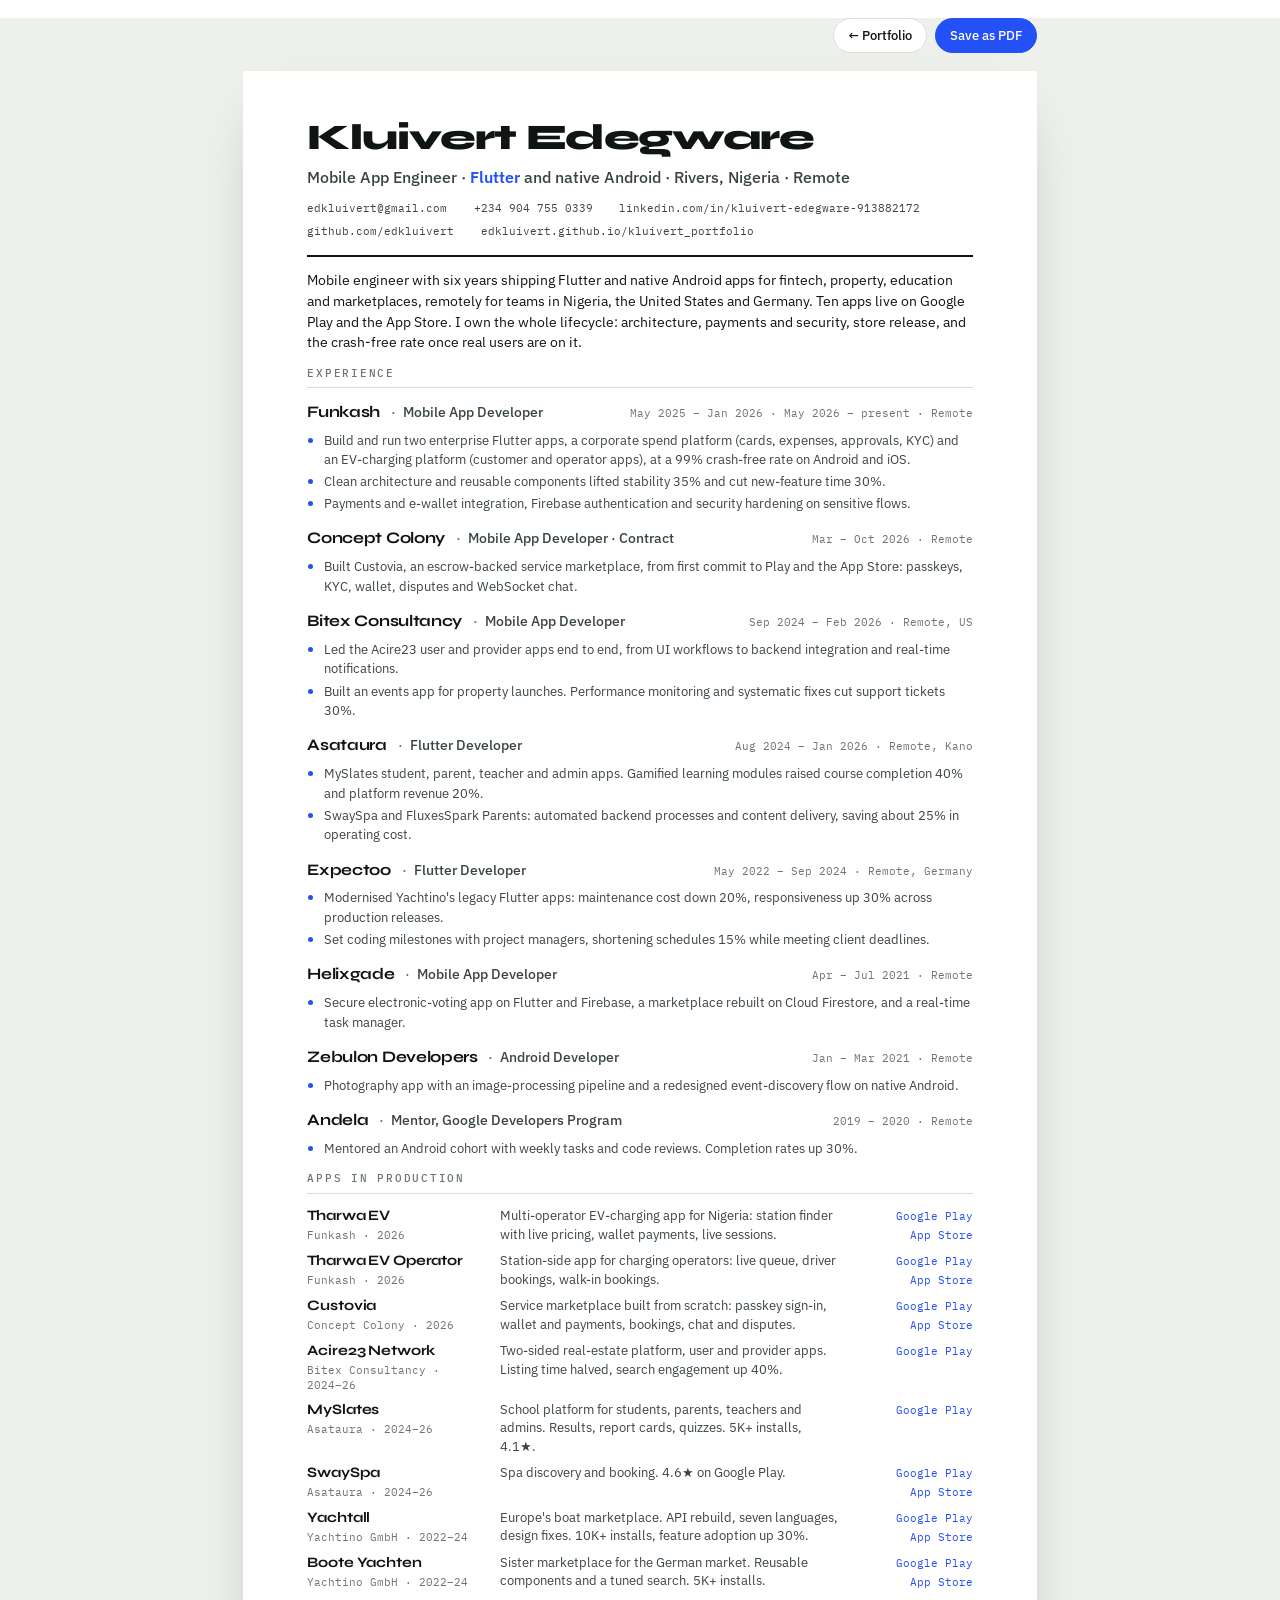
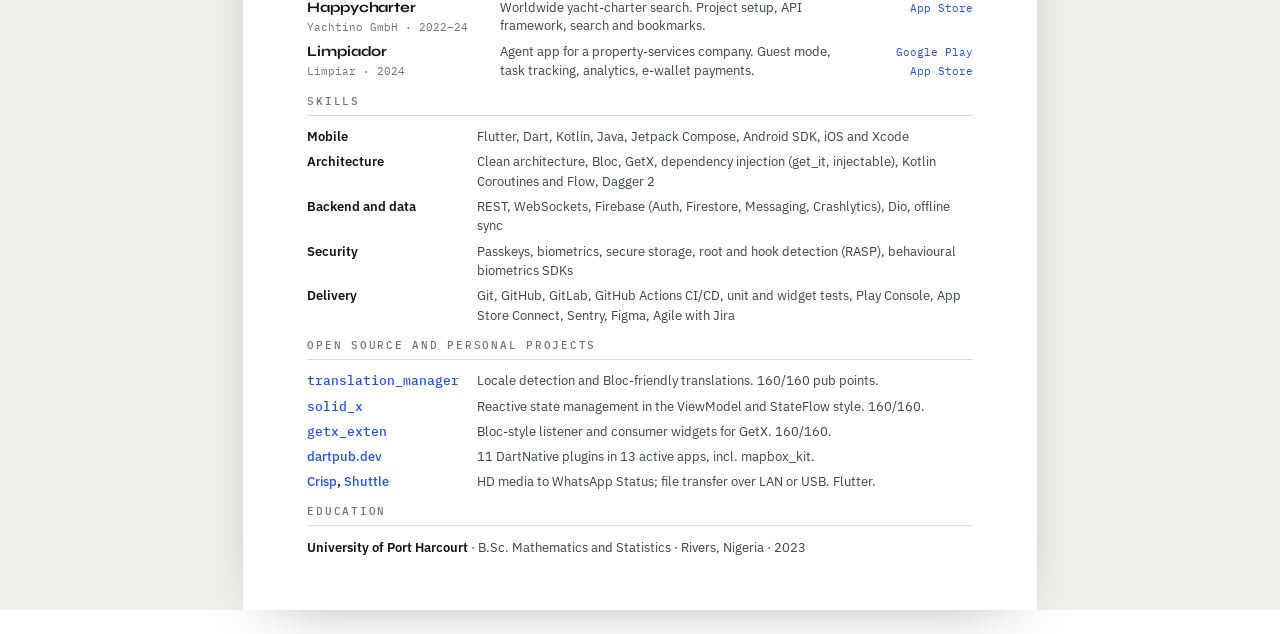
<file: resume.html>
<!DOCTYPE html>
<html lang="en">
<head>
  <meta charset="UTF-8">
  <meta name="viewport" content="width=device-width, initial-scale=1">
  <title>Kluivert Edegware — Résumé</title>
  <meta name="robots" content="noindex">
  <link rel="preconnect" href="https://fonts.googleapis.com">
  <link rel="preconnect" href="https://fonts.gstatic.com" crossorigin>
  <link rel="stylesheet" href="https://fonts.googleapis.com/css2?family=Syne:wght@700;800&family=IBM+Plex+Sans:wght@400;500;600&family=IBM+Plex+Mono:wght@400;500&display=swap">
  <style>
    /* Print-first. A4, single column, two pages, room to breathe. */
    :root {
      --ink: #0e1512;
      --ink-2: #3a4540;
      --dim: #6b776f;
      --line: #d9ded9;
      --accent: #2451f5;
      --display: "Syne", "Avenir Next", "Segoe UI", sans-serif;
      --body: "IBM Plex Sans", "Helvetica Neue", Arial, sans-serif;
      --mono: "IBM Plex Mono", Menlo, monospace;
    }

    @page {
      size: A4;
      margin: 13mm 17mm 14mm;
    }

    * { box-sizing: border-box; }

    html, body {
      margin: 0;
      background: #fff;
      color: var(--ink);
      font-family: var(--body);
      font-size: 10pt;
      line-height: 1.46;
      -webkit-print-color-adjust: exact;
      print-color-adjust: exact;
    }

    a { color: inherit; text-decoration: none; }
    p { margin: 0; }
    h1, h2, h3 { margin: 0; font-family: var(--display); letter-spacing: -0.02em; }

    .page { width: 176mm; margin: 0 auto; }

    @media screen {
      body { background: #eef0ec; }
      .page {
        background: #fff;
        padding: 13mm 17mm 14mm;
        margin: 24px auto;
        width: 210mm;
        box-shadow: 0 20px 60px -30px rgba(0, 0, 0, 0.35);
      }
      .toolbar {
        width: 210mm;
        margin: 18px auto -6px;
        display: flex;
        justify-content: flex-end;
        gap: 8px;
      }
      .toolbar a, .toolbar button {
        padding: 8px 14px;
        border-radius: 999px;
        border: 1px solid var(--line);
        background: #fff;
        color: var(--ink);
        cursor: pointer;
        font: 500 13px var(--body);
      }
      .toolbar button { background: var(--accent); color: #fff; border-color: var(--accent); }
    }

    @media print { .toolbar { display: none; } }

    /* ---- header ---- */
    .head { padding-bottom: 4.2mm; border-bottom: 2px solid var(--ink); }

    .head h1 { font-size: 27pt; font-weight: 800; line-height: 1; letter-spacing: -0.03em; }

    .head .title { margin-top: 2.5mm; font-size: 12pt; font-weight: 500; color: var(--ink-2); }
    .head .title b { color: var(--accent); font-weight: 600; }

    .contact {
      margin-top: 3mm;
      display: flex;
      flex-wrap: wrap;
      gap: 1.5mm 7mm;
      font-family: var(--mono);
      font-size: 8.6pt;
      color: var(--ink-2);
    }

    /* ---- sections ---- */
    section { margin-top: 3.4mm; }
    section.keep { break-inside: avoid; }

    h2 {
      break-after: avoid;
      font-family: var(--mono);
      font-size: 8.2pt;
      font-weight: 500;
      letter-spacing: 0.16em;
      text-transform: uppercase;
      color: var(--dim);
      margin-bottom: 3mm;
      padding-bottom: 1.4mm;
      border-bottom: 1px solid var(--line);
    }

    .summary { font-size: 10.4pt; line-height: 1.5; }

    /* ---- experience ---- */
    .job { margin-bottom: 3.4mm; break-inside: auto; }
    .job-head { break-after: avoid; }
    .job ul { orphans: 2; widows: 2; }
    .job:last-child { margin-bottom: 0; }

    .job-head {
      display: flex;
      justify-content: space-between;
      align-items: baseline;
      gap: 6mm;
    }

    .job h3 { font-size: 12pt; font-weight: 700; }
    .job h3 .role { font-family: var(--body); font-weight: 500; font-size: 10.2pt; color: var(--ink-2); letter-spacing: 0; }
    .job h3 .role::before { content: "·"; margin: 0 7px; color: var(--dim); }

    .job .when { font-family: var(--mono); font-size: 8.6pt; color: var(--dim); white-space: nowrap; }

    .job ul { margin: 2mm 0 0; padding-left: 4.5mm; color: var(--ink-2); }
    .job li { margin-bottom: 0.7mm; }
    .job li::marker { color: var(--accent); }


    /* ---- apps table ---- */
    .apps { display: grid; row-gap: 1.3mm; }
    .app {
      display: grid;
      grid-template-columns: 46mm minmax(0, 1fr) 30mm;
      column-gap: 5mm;
      align-items: baseline;
      break-inside: avoid;
    }
    .app b { font-family: var(--display); font-size: 10.8pt; font-weight: 700; letter-spacing: -0.01em; }
    .app small { display: block; font-family: var(--mono); font-size: 8pt; color: var(--dim); margin-top: 0.5mm; }
    .app p { font-size: 9.6pt; color: var(--ink-2); }
    .app .links { font-family: var(--mono); font-size: 8.4pt; color: var(--accent); text-align: right; line-height: 1.7; }
    .app .links a { display: block; }

    /* ---- skills / lists ---- */
    .rows { display: grid; row-gap: 1.5mm; }
    .row {
      display: grid;
      grid-template-columns: 40mm minmax(0, 1fr);
      column-gap: 5mm;
      align-items: baseline;
      break-inside: avoid;
    }
    .row b { font-weight: 600; font-size: 10pt; }
    .row span { color: var(--ink-2); font-size: 10pt; }
    .row b.mono { font-family: var(--mono); font-weight: 500; font-size: 9.4pt; }
    .row a { color: var(--accent); font-weight: 500; }

    .edu { font-size: 10pt; color: var(--ink-2); }
    .edu b { color: var(--ink); font-weight: 600; }

    .foot {
      margin-top: 4mm;
      padding-top: 2mm;
      border-top: 1px solid var(--line);
      font-family: var(--mono);
      font-size: 7.8pt;
      color: var(--dim);
      display: flex;
      justify-content: space-between;
      gap: 6mm;
      flex-wrap: wrap;
    }
  </style>
</head>
<body>

<div class="toolbar">
  <a href="index.html">← Portfolio</a>
  <button type="button" onclick="window.print()">Save as PDF</button>
</div>

<main class="page">

  <header class="head">
    <h1>Kluivert Edegware</h1>
    <p class="title">Mobile App Engineer · <b>Flutter</b> and native Android · Rivers, Nigeria · Remote</p>
    <div class="contact">
      <a href="mailto:edkluivert@gmail.com">edkluivert@gmail.com</a>
      <a href="tel:+2349047550339">+234 904 755 0339</a>
      <a href="https://www.linkedin.com/in/kluivert-edegware-913882172">linkedin.com/in/kluivert-edegware-913882172</a>
      <a href="https://github.com/edkluivert">github.com/edkluivert</a>
      <a href="https://edkluivert.github.io/kluivert_portfolio/">edkluivert.github.io/kluivert_portfolio</a>
    </div>
  </header>

  <section>
    <p class="summary">Mobile engineer with six years shipping Flutter and native Android apps for fintech, property,
      education and marketplaces, remotely for teams in Nigeria, the United States and Germany. Ten apps live on
      Google Play and the App Store. I own the whole lifecycle: architecture, payments and security,
      store release, and the crash-free rate once real users are on it.</p>
  </section>

  <section>
    <h2>Experience</h2>

    <div class="job">
      <div class="job-head">
        <h3>Funkash <span class="role">Mobile App Developer</span></h3>
        <span class="when">May 2025 – Jan 2026 · May 2026 – present · Remote</span>
      </div>
      <ul>
        <li>Build and run two enterprise Flutter apps, a corporate spend platform (cards, expenses, approvals, KYC)
          and an EV-charging platform (customer and operator apps), at a 99% crash-free rate on Android and iOS.</li>
        <li>Clean architecture and reusable components lifted stability 35% and cut new-feature time 30%.</li>
        <li>Payments and e-wallet integration, Firebase authentication and security hardening on sensitive flows.</li>
      </ul>
    </div>

    <div class="job">
      <div class="job-head">
        <h3>Concept Colony <span class="role">Mobile App Developer · Contract</span></h3>
        <span class="when">Mar – Oct 2026 · Remote</span>
      </div>
      <ul>
        <li>Built Custovia, an escrow-backed service marketplace, from first commit to Play and the App Store: passkeys, KYC,
          wallet, disputes and WebSocket chat.</li>
      </ul>
    </div>

    <div class="job">
      <div class="job-head">
        <h3>Bitex Consultancy <span class="role">Mobile App Developer</span></h3>
        <span class="when">Sep 2024 – Feb 2026 · Remote, US</span>
      </div>
      <ul>
        <li>Led the Acire23 user and provider apps end to end, from UI workflows to backend integration and
          real-time notifications.</li>
        <li>Built an events app for property launches. Performance monitoring and systematic fixes cut support
          tickets 30%.</li>
      </ul>
    </div>

    <div class="job">
      <div class="job-head">
        <h3>Asataura <span class="role">Flutter Developer</span></h3>
        <span class="when">Aug 2024 – Jan 2026 · Remote, Kano</span>
      </div>
      <ul>
        <li>MySlates student, parent, teacher and admin apps. Gamified learning modules raised course completion
          40% and platform revenue 20%.</li>
        <li>SwaySpa and FluxesSpark Parents: automated backend processes and content delivery, saving about 25% in
          operating cost.</li>
      </ul>
    </div>

    <div class="job">
      <div class="job-head">
        <h3>Expectoo <span class="role">Flutter Developer</span></h3>
        <span class="when">May 2022 – Sep 2024 · Remote, Germany</span>
      </div>
      <ul>
        <li>Modernised Yachtino's legacy Flutter apps: maintenance cost down 20%, responsiveness up 30% across
          production releases.</li>
        <li>Set coding milestones with project managers, shortening schedules 15% while meeting client deadlines.</li>
      </ul>
    </div>

    <div class="job">
      <div class="job-head">
        <h3>Helixgade <span class="role">Mobile App Developer</span></h3>
        <span class="when">Apr – Jul 2021 · Remote</span>
      </div>
      <ul>
        <li>Secure electronic-voting app on Flutter and Firebase, a marketplace rebuilt on Cloud Firestore, and a
          real-time task manager.</li>
      </ul>
    </div>

    <div class="job">
      <div class="job-head">
        <h3>Zebulon Developers <span class="role">Android Developer</span></h3>
        <span class="when">Jan – Mar 2021 · Remote</span>
      </div>
      <ul>
        <li>Photography app with an image-processing pipeline and a redesigned event-discovery flow on native
          Android.</li>
      </ul>
    </div>

    <div class="job">
      <div class="job-head">
        <h3>Andela <span class="role">Mentor, Google Developers Program</span></h3>
        <span class="when">2019 – 2020 · Remote</span>
      </div>
      <ul>
        <li>Mentored an Android cohort with weekly tasks and code reviews. Completion rates up 30%.</li>
      </ul>
    </div>
  </section>

  <section>
    <h2>Apps in production</h2>
    <div class="apps">
      <div class="app">
        <div><b>Tharwa EV</b><small>Funkash · 2026</small></div>
        <p>Multi-operator EV-charging app for Nigeria: station finder with live pricing, wallet payments,
          live sessions.</p>
        <div class="links"><a href="https://play.google.com/store/apps/details?id=com.funkash.tharwa">Google Play</a><a href="https://apps.apple.com/us/app/tharwa-ev/id6782017676">App Store</a></div>
      </div>
      <div class="app">
        <div><b>Tharwa EV Operator</b><small>Funkash · 2026</small></div>
        <p>Station-side app for charging operators: live queue, driver bookings, walk-in bookings.</p>
        <div class="links"><a href="https://play.google.com/store/apps/details?id=com.funkash.tharwa_operator">Google Play</a><a href="https://apps.apple.com/us/app/tharwa-ev-operator/id6799672248">App Store</a></div>
      </div>
      <div class="app">
        <div><b>Custovia</b><small>Concept Colony · 2026</small></div>
        <p>Service marketplace built from scratch: passkey sign-in, wallet and payments, bookings, chat and
          disputes.</p>
        <div class="links"><a href="https://play.google.com/store/apps/details?id=com.conceptcolony.custovia">Google Play</a><a href="https://apps.apple.com/us/app/custovia/id6813105939">App Store</a></div>
      </div>
      <div class="app">
        <div><b>Acire23 Network</b><small>Bitex Consultancy · 2024–26</small></div>
        <p>Two-sided real-estate platform, user and provider apps. Listing time halved, search engagement up 40%.</p>
        <div class="links"><a href="https://play.google.com/store/apps/details?id=com.acire.app">Google Play</a></div>
      </div>
      <div class="app">
        <div><b>MySlates</b><small>Asataura · 2024–26</small></div>
        <p>School platform for students, parents, teachers and admins. Results, report cards, quizzes. 5K+
          installs, 4.1★.</p>
        <div class="links"><a href="https://play.google.com/store/apps/details?id=com.ATS.MySlates">Google Play</a></div>
      </div>
      <div class="app">
        <div><b>SwaySpa</b><small>Asataura · 2024–26</small></div>
        <p>Spa discovery and booking. 4.6★ on Google Play.</p>
        <div class="links"><a href="https://play.google.com/store/apps/details?id=com.ats.sway_spa">Google Play</a><a href="https://apps.apple.com/app/swayspa/id6759058782">App Store</a></div>
      </div>
      <div class="app">
        <div><b>Yachtall</b><small>Yachtino GmbH · 2022–24</small></div>
        <p>Europe's boat marketplace. API rebuild, seven languages, design fixes. 10K+ installs, feature adoption
          up 30%.</p>
        <div class="links"><a href="https://play.google.com/store/apps/details?id=com.yachtinogmbh.yachtall">Google Play</a><a href="https://apps.apple.com/app/yachtall-com/id977617537">App Store</a></div>
      </div>
      <div class="app">
        <div><b>Boote Yachten</b><small>Yachtino GmbH · 2022–24</small></div>
        <p>Sister marketplace for the German market. Reusable components and a tuned search. 5K+ installs.</p>
        <div class="links"><a href="https://play.google.com/store/apps/details?id=com.yachtinogmbh.boote_yachten">Google Play</a><a href="https://apps.apple.com/app/boote-yachten/id1243371300">App Store</a></div>
      </div>
      <div class="app">
        <div><b>Happycharter</b><small>Yachtino GmbH · 2022–24</small></div>
        <p>Worldwide yacht-charter search. Project setup, API framework, search and bookmarks.</p>
        <div class="links"><a href="https://apps.apple.com/app/happycharter/id6469506685">App Store</a></div>
      </div>
      <div class="app">
        <div><b>Limpiador</b><small>Limpiar · 2024</small></div>
        <p>Agent app for a property-services company. Guest mode, task tracking, analytics, e-wallet payments.</p>
        <div class="links"><a href="https://play.google.com/store/apps/details?id=com.limpiador.agent2">Google Play</a><a href="https://apps.apple.com/gb/app/limpiador/id6480585258">App Store</a></div>
      </div>
    </div>
  </section>

  <section>
    <h2>Skills</h2>
    <div class="rows">
      <div class="row"><b>Mobile</b><span>Flutter, Dart, Kotlin, Java, Jetpack Compose, Android SDK, iOS and Xcode</span></div>
      <div class="row"><b>Architecture</b><span>Clean architecture, Bloc, GetX, dependency injection (get_it, injectable), Kotlin Coroutines and Flow, Dagger 2</span></div>
      <div class="row"><b>Backend and data</b><span>REST, WebSockets, Firebase (Auth, Firestore, Messaging, Crashlytics), Dio, offline sync</span></div>
      <div class="row"><b>Security</b><span>Passkeys, biometrics, secure storage, root and hook detection (RASP), behavioural biometrics SDKs</span></div>
      <div class="row"><b>Delivery</b><span>Git, GitHub, GitLab, GitHub Actions CI/CD, unit and widget tests, Play Console, App Store Connect, Sentry, Figma, Agile with Jira</span></div>
    </div>
  </section>

  <section>
    <h2>Open source and personal projects</h2>
    <div class="rows">
      <div class="row"><b class="mono"><a href="https://pub.dev/packages/translation_manager">translation_manager</a></b><span>Locale detection and Bloc-friendly translations. 160/160 pub points.</span></div>
      <div class="row"><b class="mono"><a href="https://pub.dev/packages/solid_x">solid_x</a></b><span>Reactive state management in the ViewModel and StateFlow style. 160/160.</span></div>
      <div class="row"><b class="mono"><a href="https://pub.dev/packages/getx_exten">getx_exten</a></b><span>Bloc-style listener and consumer widgets for GetX. 160/160.</span></div>
      <div class="row"><b><a href="https://dartpub.dev/@edkluivert">dartpub.dev</a></b><span>11 DartNative plugins in 13 active apps, incl. mapbox_kit.</span></div>
      <div class="row"><b><a href="https://github.com/edkluivert/crisp">Crisp</a>, <a href="https://github.com/edkluivert/Shuttle">Shuttle</a></b><span>HD media to WhatsApp Status; file transfer over LAN or USB. Flutter.</span></div>
    </div>
  </section>

  <section>
    <h2>Education</h2>
    <p class="edu"><b>University of Port Harcourt</b> · B.Sc. Mathematics and Statistics · Rivers, Nigeria · 2023</p>
  </section>


</main>
</body>
</html>
</file>
<file: styles.css>
/* ------------------------------------------------------------------
   Tokens. Dark is the default; [data-theme=light] swaps the palette.
   ------------------------------------------------------------------ */
:root {
  --bg: #0a0c10;
  --bg-2: #0f1218;
  --panel: #12161d;
  --panel-2: #171c25;
  --line: #222a36;
  --line-2: #2d3746;
  --fg: #e7ecf3;
  --fg-2: #a3aebf;
  --fg-3: #6b778a;
  --acc: #64f0a8;        /* terminal green */
  --acc-ink: #04130b;
  --blue: #6aa8ff;
  --violet: #b69cff;
  --amber: #ffcb6b;
  --pink: #ff7eb6;
  --red: #ff6b6b;
  --glow: rgba(100, 240, 168, .14);
  --shadow: 0 30px 80px -20px rgba(0,0,0,.65), 0 0 0 1px rgba(255,255,255,.04);
  --sans: "Geist", ui-sans-serif, system-ui, -apple-system, "Segoe UI", sans-serif;
  --mono: "Geist Mono", ui-monospace, "SF Mono", Menlo, Consolas, monospace;
  --ease: cubic-bezier(.2,.9,.2,1);
  --spring: cubic-bezier(.32,1.25,.5,1);
  color-scheme: dark;
}
:root[data-theme="light"] {
  --bg: #f6f7f4;
  --bg-2: #eef0ec;
  --panel: #ffffff;
  --panel-2: #f3f5f2;
  --line: #e0e4de;
  --line-2: #cfd5cd;
  --fg: #0e1411;
  --fg-2: #48524d;
  --fg-3: #7d8781;
  --acc: #0c9a55;
  --acc-ink: #ffffff;
  --blue: #2a5fd8;
  --violet: #6d4ed8;
  --amber: #a86a00;
  --pink: #c2306e;
  --red: #d03b3b;
  --glow: rgba(12, 154, 85, .10);
  --shadow: 0 30px 70px -25px rgba(20,40,30,.35), 0 0 0 1px rgba(0,0,0,.05);
  color-scheme: light;
}

*, *::before, *::after { box-sizing: border-box; }
html { scroll-behavior: smooth; scroll-padding-top: 76px; }
body {
  margin: 0; background: var(--bg); color: var(--fg);
  font: 16px/1.6 var(--sans); -webkit-font-smoothing: antialiased;
  overflow-x: hidden;
}
body::before { /* faint dot grid */
  content: ""; position: fixed; inset: 0; pointer-events: none; z-index: -1;
  background-image: radial-gradient(var(--line) 1px, transparent 1px);
  background-size: 28px 28px;
  mask-image: radial-gradient(ellipse 80% 60% at 50% 0%, #000 30%, transparent 75%);
}
a { color: inherit; }
img { display: block; max-width: 100%; }
kbd { font: 500 11px var(--mono); padding: 1px 6px; border: 1px solid var(--line-2); border-bottom-width: 2px; border-radius: 5px; color: var(--fg-2); background: var(--panel); }
::selection { background: var(--acc); color: var(--acc-ink); }
:focus-visible { outline: 2px solid var(--acc); outline-offset: 3px; border-radius: 6px; }
.mono { font-family: var(--mono); }
.wrap { width: min(1180px, 100% - 32px); margin-inline: auto; }

/* ------------------------------------------------------------------ BOOT */
.boot {
  position: fixed; inset: 0; z-index: 100; background: #050608; color: #c8d3e0;
  display: grid; place-items: center; transition: opacity .5s ease, visibility .5s;
}
.no-boot .boot { display: none; }
.boot.done { opacity: 0; visibility: hidden; }
.boot-log { transition: opacity .4s; }
.boot-log {
  position: absolute; left: max(16px, 6vw); top: max(16px, 8vh); right: 16px; margin: 0;
  font: 13px/1.7 var(--mono); white-space: pre-wrap; color: #8a97a8;
}
.boot-log .ok { color: #64f0a8; } .boot-log .dim { color: #4d5866; } .boot-log .w { color: #e7ecf3; } .boot-log .b { color: #6aa8ff; }
.boot-skip {
  position: absolute; bottom: 24px; left: 50%; transform: translateX(-50%);
  background: none; border: 0; color: #4d5866; font: 12px var(--mono); cursor: pointer;
}
.boot-skip:hover { color: #c8d3e0; }

/* ------------------------------------------------------------------ BAR */
.bar {
  position: sticky; top: 0; z-index: 30;
  background: color-mix(in oklab, var(--bg) 78%, transparent);
  backdrop-filter: blur(14px) saturate(1.4); -webkit-backdrop-filter: blur(14px) saturate(1.4);
  border-bottom: 1px solid var(--line);
}
.bar-in { display: flex; align-items: center; gap: 20px; height: 58px; }
.prompt { font: 500 14px var(--mono); text-decoration: none; white-space: nowrap; display: flex; align-items: center; }
.prompt .u { color: var(--acc); } .prompt .at { color: var(--fg-3); } .prompt .h { color: var(--blue); } .prompt .c { color: var(--fg-2); }
.cursor { display: inline-block; width: 8px; height: 16px; margin-left: 6px; background: var(--fg); animation: blink 1.1s steps(1) infinite; }
@keyframes blink { 50% { opacity: 0; } }
.tabs { display: flex; gap: 2px; margin-inline: auto; }
.tabs a {
  font: 13px var(--mono); color: var(--fg-2); text-decoration: none; padding: 7px 12px; border-radius: 8px;
  display: flex; align-items: center; gap: 7px; transition: background .2s, color .2s;
}
.tabs a:hover, .tabs a.on { color: var(--fg); background: var(--panel-2); }
.tabs a.on { box-shadow: inset 0 -2px 0 var(--acc); }
.ext { width: 8px; height: 8px; border-radius: 2px; }
.ext.dart { background: #40c4ff; } .ext.kt { background: var(--violet); } .ext.yaml { background: var(--red); } .ext.git { background: #f05033; } .ext.sh { background: var(--acc); }
.bar-actions { display: flex; gap: 8px; align-items: center; margin-left: auto; }
.tabs + .bar-actions { margin-left: 0; }
.kbd-btn, .icon-btn {
  height: 34px; border: 1px solid var(--line-2); background: var(--panel); color: var(--fg-2);
  border-radius: 9px; cursor: pointer; font: 13px var(--sans); display: inline-flex; align-items: center; gap: 10px; padding: 0 8px 0 12px;
  transition: border-color .2s, color .2s;
}
.icon-btn { width: 34px; padding: 0; justify-content: center; font-size: 15px; }
.kbd-btn:hover, .icon-btn:hover { border-color: var(--fg-3); color: var(--fg); }
@media (max-width: 980px) { .tabs { display: none; } .bar-actions { margin-left: auto; } }
@media (max-width: 420px) { .prompt .at, .prompt .h { display: none; } .kbd-btn span { display: none; } .kbd-btn { padding: 0 8px; } }

/* ------------------------------------------------------------------ BUTTONS */
.btn {
  display: inline-flex; align-items: center; gap: 8px; height: 44px; padding: 0 18px;
  border-radius: 11px; border: 1px solid var(--line-2); background: var(--panel); color: var(--fg);
  text-decoration: none; font: 500 15px var(--sans); transition: transform .2s var(--ease), border-color .2s, background .2s;
}
.btn:hover { border-color: var(--fg-3); transform: translateY(-1px); }
.btn:active { transform: translateY(0) scale(.98); }
.btn.primary { background: var(--acc); color: var(--acc-ink); border-color: transparent; font-weight: 600; }
.btn.primary:hover { box-shadow: 0 8px 30px -8px var(--acc); }
.btn.ghost { background: transparent; }

/* ------------------------------------------------------------------ HERO */
.hero {
  display: grid; grid-template-columns: 1.1fr .9fr; gap: 56px; align-items: center;
  padding: 72px 0 80px; min-height: min(calc(100svh - 58px), 940px);
}
.comment { font: 14px var(--mono); color: var(--fg-3); margin: 0 0 18px; }
h1 {
  font-weight: 800; font-size: clamp(48px, 8vw, 104px); line-height: .92; letter-spacing: -.045em; margin: 0 0 26px;
}
.blink { color: var(--acc); animation: blink 1.1s steps(1) infinite; }
.lede { font-size: clamp(17px, 1.6vw, 19px); color: var(--fg-2); max-width: 34em; margin: 0 0 30px; }
.cta { display: flex; flex-wrap: wrap; gap: 10px; margin-bottom: 36px; }

.term {
  background: var(--panel); border: 1px solid var(--line); border-radius: 14px; overflow: hidden;
  box-shadow: var(--shadow);
}
.term-head { display: flex; align-items: center; gap: 7px; padding: 11px 14px; border-bottom: 1px solid var(--line); background: var(--panel-2); }
.term-head i { width: 11px; height: 11px; border-radius: 50%; background: var(--line-2); }
.term-head i:nth-child(1) { background: #ff5f57; } .term-head i:nth-child(2) { background: #febc2e; } .term-head i:nth-child(3) { background: #28c840; }
.term-head span { margin-left: 10px; font: 12px var(--mono); color: var(--fg-3); }
.term-body { margin: 0; padding: 16px 18px; font: 13.5px/1.75 var(--mono); color: var(--fg-2); white-space: pre-wrap; overflow-x: auto; }
.doctor .term-body { min-height: 236px; }
.t-ok { color: var(--acc); } .t-w { color: var(--fg); } .t-b { color: var(--blue); } .t-v { color: var(--violet); } .t-a { color: var(--amber); } .t-d { color: var(--fg-3); } .t-r { color: var(--red); }

/* ------------------------------------------------------------------ PHONE */
.hero-phone { display: grid; justify-items: center; gap: 18px; }
.phone {
  --w: 340px;
  width: var(--w); aspect-ratio: 9 / 19.3; border-radius: 54px; padding: 11px;
  background: linear-gradient(145deg, #2b313b, #0d1015 40%, #1a1f27);
  box-shadow: 0 0 0 1px #3a424f, inset 0 0 0 1px rgba(255,255,255,.08), 0 50px 100px -30px rgba(0,0,0,.7), 0 0 120px -30px var(--glow);
  position: relative;
}
:root[data-theme="light"] .phone { box-shadow: 0 0 0 1px #3a424f, inset 0 0 0 1px rgba(255,255,255,.08), 0 50px 90px -35px rgba(0,30,15,.45); }
.phone::before, .phone::after { /* side buttons */
  content: ""; position: absolute; width: 3px; background: #2b313b; border-radius: 2px;
}
.phone::before { left: -3px; top: 120px; height: 60px; box-shadow: 0 74px 0 #2b313b; }
.phone::after { right: -3px; top: 160px; height: 90px; }
.phone-screen {
  position: relative; width: 100%; height: 100%; border-radius: 44px; overflow: hidden;
  background:
    radial-gradient(120% 70% at 0% 0%, #1f6b4f 0%, transparent 55%),
    radial-gradient(100% 70% at 100% 100%, #3b2a8a 0%, transparent 60%),
    linear-gradient(160deg, #0c1a1a, #121032);
  color: #fff; isolation: isolate;
}
.island { position: absolute; top: 10px; left: 50%; transform: translateX(-50%); width: 96px; height: 28px; background: #000; border-radius: 20px; z-index: 20; }
.status { position: absolute; top: 0; left: 0; right: 0; height: 48px; display: flex; justify-content: space-between; align-items: center; padding: 4px 30px 0 34px; font: 600 14px var(--sans); z-index: 19; transition: color .3s; }
.status-r { display: flex; gap: 5px; align-items: center; }
.status i { display: block; background: currentColor; }
.sig { width: 16px; height: 10px; clip-path: polygon(0 100%, 100% 0, 100% 100%); }
.wifi { width: 14px; height: 10px; clip-path: polygon(50% 100%, 0 25%, 20% 0, 80% 0, 100% 25%); }
.batt { width: 24px; height: 11px; border-radius: 3px; box-shadow: inset 0 0 0 1px currentColor; background: linear-gradient(90deg, currentColor 78%, transparent 78%) !important; opacity: .95; }
.phone-screen.app-open .status { color: var(--status-fg, #fff); }

.home { position: absolute; inset: 52px 0 96px; padding: 10px 18px 0; display: flex; flex-direction: column; gap: 16px; transition: transform .45s var(--ease), filter .45s, opacity .45s; }
.phone-screen.app-open .home { transform: scale(.9); filter: blur(4px); opacity: .5; }
.widget {
  border-radius: 22px; padding: 14px 16px; background: rgba(255,255,255,.1);
  backdrop-filter: blur(20px); -webkit-backdrop-filter: blur(20px); border: 1px solid rgba(255,255,255,.08);
}
.w-kicker { font: 600 10px var(--mono); letter-spacing: .08em; opacity: .7; }
.w-big { font: 600 24px var(--sans); letter-spacing: -.02em; margin: 2px 0 2px; }
.w-big b { font-weight: 800; }
.w-row { font: 12px var(--sans); opacity: .85; display: flex; align-items: center; gap: 7px; }
.dot { width: 7px; height: 7px; border-radius: 50%; display: inline-block; }
.dot.ok { background: #64f0a8; box-shadow: 0 0 0 3px rgba(100,240,168,.25); animation: pulse 2s infinite; }
@keyframes pulse { 50% { box-shadow: 0 0 0 6px rgba(100,240,168,0); } }

.grid-icons { display: grid; grid-template-columns: repeat(4, 1fr); gap: 14px 8px; }
.ic { background: none; border: 0; padding: 0; color: #fff; cursor: pointer; display: grid; justify-items: center; gap: 5px; font: 500 10.5px var(--sans); }
.ic .tile {
  width: 58px; aspect-ratio: 1; border-radius: 15px; overflow: hidden; display: grid; place-items: center;
  box-shadow: 0 4px 14px rgba(0,0,0,.3); transition: transform .25s var(--spring), filter .2s;
  font: 700 22px var(--sans);
}
.ic .tile img { width: 100%; height: 100%; object-fit: cover; }
.ic:hover .tile { transform: translateY(-2px) scale(1.04); }
.ic:active .tile { transform: scale(.9); filter: brightness(.8); }
.ic .lbl { max-width: 70px; overflow: hidden; text-overflow: ellipsis; white-space: nowrap; text-shadow: 0 1px 2px rgba(0,0,0,.5); }
.ic.flash .tile { animation: nudge .8s var(--spring); }
@keyframes nudge { 30% { transform: scale(1.18) rotate(-4deg); } 60% { transform: scale(.95) rotate(2deg); } }
.hint { text-align: center; font: 11px var(--mono); opacity: .5; margin-top: auto; padding-bottom: 6px; }
.dock {
  position: absolute; left: 12px; right: 12px; bottom: 26px; height: 78px; border-radius: 30px;
  background: rgba(255,255,255,.14); backdrop-filter: blur(24px); -webkit-backdrop-filter: blur(24px);
  display: grid; grid-template-columns: repeat(4, 1fr); place-items: center; transition: opacity .3s;
}
.dock .ic .lbl { display: none; }
.dock .tile { width: 56px; }
.dock svg { width: 28px; height: 28px; }
.phone-screen.app-open .dock { opacity: 0; }
.home-ind {
  position: absolute; bottom: 8px; left: 50%; transform: translateX(-50%); width: 120px; height: 5px; border-radius: 4px;
  background: rgba(255,255,255,.85); z-index: 25; cursor: pointer; transition: background .3s;
}
.home-ind::before { content: ""; position: absolute; inset: -12px -20px; }
.phone-screen.app-open .home-ind { background: var(--ind, rgba(255,255,255,.85)); }
.phone-caption { font: 12px var(--mono); color: var(--fg-3); display: flex; align-items: center; gap: 8px; }
.phone-caption b { color: var(--fg-2); font-weight: 500; }

/* App window inside the phone */
.appwin {
  position: absolute; inset: 0; z-index: 15; overflow: hidden; border-radius: 44px;
  background: var(--app-bg, #111); color: #111; transform-origin: 0 0;
  will-change: transform, border-radius;
}
.appwin .splash {
  position: absolute; inset: 0; display: grid; place-items: center; background: var(--app-bg);
  transition: opacity .35s ease; z-index: 2;
}
.appwin .splash img, .appwin .splash .tile-l { width: 96px; height: 96px; border-radius: 24px; box-shadow: 0 10px 30px rgba(0,0,0,.25); }
.appwin.ready .splash { opacity: 0; pointer-events: none; }
.app-scroll { position: absolute; inset: 0; overflow-y: auto; overscroll-behavior: contain; scrollbar-width: none; background: #fbfbfd; color: #111; }
.app-scroll::-webkit-scrollbar { display: none; }
.app-pad { height: 40px; }
.tile-l { display: grid; place-items: center; font: 700 30px var(--sans); color: #fff; }
.chips { display: flex; flex-wrap: wrap; gap: 6px; }
.chips span { font: 500 12px var(--sans); padding: 5px 11px; border-radius: 99px; }

/* Small screens: the phone becomes the viewport when an app opens. */
@media (max-width: 900px) {
  .hero { grid-template-columns: 1fr; gap: 48px; padding: 40px 0 56px; min-height: 0; }
  .hero-phone { order: 2; }
}
@media (max-width: 400px) { .phone { --w: min(340px, 100vw - 32px); } .ic .tile { width: 52px; } .dock .tile { width: 50px; } }
.phone-screen.fullscreen { position: fixed; inset: 0; width: 100vw; height: 100dvh; border-radius: 0; z-index: 60; }
.phone-screen.fullscreen .appwin { border-radius: 0; }

/* ------------------------------------------------------------------ SECTIONS */
.sec { padding: 96px 0 24px; }
.sec-head { max-width: 760px; margin-bottom: 36px; }
.cmd { font: 14px var(--mono); color: var(--fg-2); margin: 0 0 14px; }
.ps { color: var(--acc); }
h2 { font-weight: 700; font-size: clamp(32px, 4.4vw, 52px); line-height: 1.02; letter-spacing: -.035em; margin: 0 0 14px; }
.sub { color: var(--fg-2); margin: 0; font-size: 17px; max-width: 40em; }
.sub a { color: var(--acc); }

/* ls -l list */
.ls { border: 1px solid var(--line); border-radius: 16px; background: var(--panel); overflow: hidden; font-family: var(--mono); }
.ls-head, .ls-row {
  display: grid; grid-template-columns: 52px minmax(150px, 1.1fr) minmax(0, 1.2fr) 100px 170px 28px;
  gap: 16px; align-items: center; padding: 0 18px;
}
.ls-head { height: 40px; font-size: 11.5px; color: var(--fg-3); border-bottom: 1px solid var(--line); background: var(--panel-2); text-transform: lowercase; }
.ls-row {
  min-height: 70px; border-bottom: 1px solid var(--line); cursor: pointer; font-size: 13px; color: var(--fg-2);
  transition: background .18s; text-align: left; width: 100%; background: none; border-left: 0; border-right: 0; border-top: 0; color: inherit;
}
.ls-row:last-child { border-bottom: 0; }
.ls-row:hover, .ls-row:focus-visible { background: var(--panel-2); }
.ls-row:hover .go { color: var(--acc); transform: translateX(3px); }
.ls-row img { width: 40px; height: 40px; border-radius: 10px; box-shadow: 0 0 0 1px var(--line); }
.ls-name { font: 600 15px var(--sans); color: var(--fg); }
.ls-name small { display: block; font: 12px var(--mono); color: var(--fg-3); margin-top: 1px; }
.ls-client { color: var(--fg-2); font-size: 12.5px; overflow: hidden; text-overflow: ellipsis; white-space: nowrap; }
.ls-stat { color: var(--acc); font-size: 12px; }
.ls-year { color: var(--fg-3); font-size: 12px; }
.go { color: var(--fg-3); transition: transform .2s, color .2s; }
.store-dots { display: flex; gap: 5px; }
.store-dots i { font-style: normal; font-size: 10.5px; padding: 2px 6px; border-radius: 5px; border: 1px solid var(--line-2); color: var(--fg-2); }
@media (max-width: 860px) {
  .ls-head { display: none; }
  .ls-row { grid-template-columns: 44px 1fr 20px; gap: 12px; padding: 12px 14px; }
  .ls-client, .ls-year, .ls-stores { display: none; }
  .ls-stat { grid-column: 2; grid-row: 2; margin-top: -6px; }
  .ls-row img { width: 44px; height: 44px; grid-row: span 2; }
  .go { grid-row: span 2; grid-column: 3; grid-row-start: 1; }
}

/* side projects */
.side { display: grid; grid-template-columns: repeat(2, 1fr); gap: 14px; }
.proj {
  position: relative; border: 1px solid var(--line); border-radius: 16px; background: var(--panel); padding: 22px;
  display: grid; grid-template-columns: 52px 1fr; gap: 16px; transition: border-color .2s, transform .25s var(--ease);
  text-align: left; color: inherit; font: inherit; cursor: pointer;
}
.proj:hover { border-color: var(--line-2); transform: translateY(-2px); }
.proj .tile-l { width: 52px; height: 52px; border-radius: 14px; font-size: 20px; }
.proj h3 { margin: 0; font-size: 19px; letter-spacing: -.01em; }
.proj .kind { font: 12px var(--mono); color: var(--fg-3); }
.proj p { margin: 10px 0 12px; color: var(--fg-2); font-size: 14.5px; }
.status-tag { position: absolute; top: 18px; right: 18px; font: 11px var(--mono); color: var(--amber); }
.status-tag.ok { color: var(--acc); }
.tags { display: flex; flex-wrap: wrap; gap: 6px; }
.tags span { font: 11.5px var(--mono); padding: 3px 8px; border-radius: 6px; background: var(--panel-2); color: var(--fg-2); border: 1px solid var(--line); }
@media (max-width: 760px) { .side { grid-template-columns: 1fr; } .status-tag { position: static; display: block; margin-bottom: 2px; } .proj { padding: 18px; } }

/* editor */
.editor { border: 1px solid var(--line); border-radius: 16px; background: var(--panel); overflow: hidden; box-shadow: var(--shadow); }
.editor-tabs { display: flex; background: var(--panel-2); border-bottom: 1px solid var(--line); font: 12.5px var(--mono); }
.editor-tabs span { padding: 10px 16px; color: var(--fg-3); border-right: 1px solid var(--line); }
.editor-tabs .on { color: var(--fg); background: var(--panel); box-shadow: inset 0 2px 0 var(--acc); }
.editor-body { font: 14px/1.85 var(--mono); padding: 14px 0; overflow-x: auto; counter-reset: ln; }
.ln { display: grid; grid-template-columns: 52px 1fr; white-space: pre; min-width: max-content; padding-right: 20px; }
.ln::before { counter-increment: ln; content: counter(ln); text-align: right; padding-right: 20px; color: var(--fg-3); opacity: .6; user-select: none; }
.ln.dep { cursor: pointer; border-radius: 0; transition: background .15s; }
.ln.dep:hover { background: var(--panel-2); }
.ln.dep:hover .note { opacity: 1; }
.y-k { color: var(--red); } .y-v { color: var(--acc); } .y-s { color: var(--amber); } .y-c { color: var(--fg-3); } .y-p { color: var(--blue); }
.note { color: var(--fg-3); opacity: .55; transition: opacity .2s; }
@media (max-width: 700px) { .editor-body { font-size: 12.5px; } .ln { grid-template-columns: 36px 1fr; } .ln::before { padding-right: 12px; } }

/* git log */
.gitlog { list-style: none; margin: 0; padding: 0; position: relative; }
.commit { display: grid; grid-template-columns: 28px 1fr; gap: 14px; position: relative; padding-bottom: 26px; }
.commit::before { content: ""; position: absolute; left: 13px; top: 18px; bottom: -4px; width: 2px; background: var(--line-2); }
.commit:last-child::before { display: none; }
.node { width: 14px; height: 14px; margin: 5px 0 0 7px; border-radius: 50%; border: 2px solid var(--fg-3); background: var(--bg); position: relative; z-index: 1; }
.commit.head .node { border-color: var(--acc); background: var(--acc); box-shadow: 0 0 0 5px var(--glow); }
.commit.edu .node { border-style: dashed; }
.c-line { font: 13px var(--mono); display: flex; flex-wrap: wrap; gap: 4px 10px; align-items: baseline; }
.c-hash { color: var(--amber); }
.c-ref { font-size: 11.5px; padding: 1px 7px; border-radius: 5px; }
.c-ref.h { color: var(--acc-ink); background: var(--acc); font-weight: 600; }
.c-ref.b { color: var(--blue); border: 1px solid color-mix(in oklab, var(--blue) 45%, transparent); }
.c-ref.t { color: var(--amber); border: 1px solid color-mix(in oklab, var(--amber) 45%, transparent); }
.c-when { color: var(--fg-3); margin-left: auto; }
.c-title { font: 600 19px/1.3 var(--sans); margin: 6px 0 2px; letter-spacing: -.01em; }
.c-title span { color: var(--fg-3); font-weight: 400; }
.c-meta { font: 12.5px var(--mono); color: var(--fg-3); }
.c-body { color: var(--fg-2); margin: 8px 0 0; max-width: 46em; font-size: 15px; }
@media (max-width: 600px) { .c-when { margin-left: 0; width: 100%; } }

/* contact */
.contact-grid { display: grid; grid-template-columns: 1.3fr 1fr; gap: 20px; align-items: start; }
.shell .term-body { height: 300px; overflow-y: auto; white-space: normal; }
.shell .term-body div { white-space: pre-wrap; word-break: break-word; }
.shell-in { display: flex; align-items: center; gap: 10px; padding: 12px 18px 16px; font: 13.5px var(--mono); border-top: 1px solid var(--line); }
.shell-in label { color: var(--acc); white-space: nowrap; } .shell-in .h { color: var(--blue); }
.shell-in input { flex: 1; min-width: 0; background: none; border: 0; outline: 0; color: var(--fg); font: inherit; caret-color: var(--acc); }
.shell a { color: var(--blue); }
.links { list-style: none; margin: 0; padding: 0; border: 1px solid var(--line); border-radius: 14px; background: var(--panel); overflow: hidden; }
.links a { display: flex; gap: 14px; align-items: baseline; padding: 16px 18px; text-decoration: none; border-bottom: 1px solid var(--line); transition: background .18s; overflow-wrap: anywhere; }
.links li:last-child a { border-bottom: 0; }
.links a:hover { background: var(--panel-2); }
.links .k { font: 12px var(--mono); color: var(--acc); width: 64px; flex: none; }
@media (max-width: 860px) { .contact-grid { grid-template-columns: 1fr; } .shell .term-body { height: 260px; } }

.foot { display: flex; justify-content: space-between; flex-wrap: wrap; gap: 10px; padding: 56px 0 40px; margin-top: 64px; border-top: 1px solid var(--line); font-size: 13px; color: var(--fg-3); }

/* ------------------------------------------------------------------ PALETTE */
.palette { position: fixed; inset: 0; z-index: 80; background: rgba(5,7,10,.55); backdrop-filter: blur(6px); -webkit-backdrop-filter: blur(6px); display: grid; justify-items: center; align-items: start; padding: 12vh 16px 0; }
.palette[hidden] { display: none; }
.palette-box { width: min(620px, 100%); background: var(--panel); border: 1px solid var(--line-2); border-radius: 16px; box-shadow: 0 40px 100px -20px rgba(0,0,0,.6); overflow: hidden; animation: pop .22s var(--ease); }
@keyframes pop { from { opacity: 0; transform: translateY(-8px) scale(.98); } }
.palette input { width: 100%; height: 56px; padding: 0 20px; border: 0; border-bottom: 1px solid var(--line); background: none; color: var(--fg); font: 16px var(--sans); outline: 0; }
.palette ul { list-style: none; margin: 0; padding: 6px; max-height: min(52vh, 420px); overflow-y: auto; }
.palette li { display: flex; align-items: center; gap: 12px; padding: 9px 12px; border-radius: 10px; cursor: pointer; font-size: 14.5px; }
.palette li[aria-selected="true"] { background: var(--panel-2); box-shadow: inset 2px 0 0 var(--acc); }
.palette li img, .palette li .pi { width: 26px; height: 26px; border-radius: 7px; flex: none; display: grid; place-items: center; font: 12px var(--mono); background: var(--panel-2); color: var(--fg-2); border: 1px solid var(--line); }
.palette li .grp { margin-left: auto; font: 11.5px var(--mono); color: var(--fg-3); }
.palette li.empty { color: var(--fg-3); cursor: default; }
.palette-foot { display: flex; gap: 18px; padding: 10px 16px; border-top: 1px solid var(--line); font: 12px var(--sans); color: var(--fg-3); }

.toast { position: fixed; left: 50%; bottom: 24px; transform: translate(-50%, 20px); opacity: 0; z-index: 90; background: var(--fg); color: var(--bg); font: 500 13px var(--mono); padding: 10px 16px; border-radius: 10px; transition: .3s var(--ease); pointer-events: none; }
.toast.show { opacity: 1; transform: translate(-50%, 0); }

/* reveal */
.js .rv { opacity: 0; transform: translateY(18px); transition: opacity .7s var(--ease), transform .7s var(--ease); }
.js .rv.in { opacity: 1; transform: none; }

@media (prefers-reduced-motion: reduce) {
  *, *::before, *::after { animation-duration: .001ms !important; animation-iteration-count: 1 !important; transition-duration: .001ms !important; }
  html { scroll-behavior: auto; }
  .js .rv { opacity: 1; transform: none; }
}

/* ------------------------------------------------------------------ PHONE BOOT (iPhone-style) */
.boot-screen {
  position: absolute; inset: 0; z-index: 18; background: #000; border-radius: inherit;
  display: grid; place-content: center; justify-items: center; gap: 46px;
  opacity: 0; pointer-events: none; transition: opacity .55s ease;
}
.pre .boot-screen { opacity: 1; pointer-events: auto; }
.pre.locked .boot-screen { opacity: 0; pointer-events: none; }
.bs-logo { font: 800 76px/1 var(--sans); color: #fff; letter-spacing: -.04em; opacity: 0; transform: scale(.96); transition: opacity .8s ease, transform 1.2s var(--ease); }
.booting .bs-logo { opacity: 1; transform: none; }
.bs-bar { width: 120px; height: 4px; border-radius: 4px; background: #2a2a2a; overflow: hidden; opacity: 0; transition: opacity .3s; }
.bs-progress .bs-bar { opacity: 1; }
.bs-bar i { display: block; height: 100%; width: 0; background: #fff; border-radius: 4px; }
.bs-progress .bs-bar i { animation: bsfill 1.7s cubic-bezier(.5,.1,.3,1) forwards; }
@keyframes bsfill { 0% { width: 0; } 30% { width: 38%; } 45% { width: 44%; } 80% { width: 86%; } 100% { width: 100%; } }

.lock {
  position: absolute; inset: 0; z-index: 17; display: flex; flex-direction: column; align-items: center;
  padding-top: 58px; color: #fff; text-align: center; opacity: 0; pointer-events: none;
  background: linear-gradient(180deg, rgba(0,0,0,.25), rgba(0,0,0,0) 45%, rgba(0,0,0,.25));
  transition: opacity .5s ease, transform .6s cubic-bezier(.32,.72,0,1);
}
.pre.locked .lock { opacity: 1; pointer-events: auto; cursor: grab; }
.unlocking .lock { opacity: 0 !important; transform: translateY(-105%); }
.lock-ic { font-size: 13px; opacity: .85; filter: grayscale(1) brightness(2); }
.lock-date { font: 600 16px var(--sans); margin-top: 8px; opacity: .9; }
.lock-time { font: 700 84px/1 var(--sans); letter-spacing: -.03em; margin-top: 2px; font-variant-numeric: tabular-nums; }
.lock-note {
  margin-top: 26px; width: calc(100% - 28px); text-align: left; padding: 12px 14px; border-radius: 18px;
  background: rgba(255,255,255,.16); backdrop-filter: blur(20px); -webkit-backdrop-filter: blur(20px);
  font: 13px/1.35 var(--sans); display: grid; transform: translateY(10px); opacity: 0; transition: .5s var(--ease) .35s;
}
.locked .lock-note { transform: none; opacity: 1; }
.lock-note b { font-weight: 600; }
.lock-note span { opacity: .8; }
.lock-hint { margin-top: auto; margin-bottom: 30px; font: 500 12px var(--sans); opacity: .7; animation: hintup 1.6s ease-in-out infinite; }
@keyframes hintup { 50% { transform: translateY(-4px); opacity: .45; } }

.pre .status, .pre .home-ind { opacity: 0; }
.pre.locked .status, .pre.locked .home-ind { opacity: 1; transition: opacity .4s; }
.pre .home, .pre .dock { opacity: 0; }
.pre .ic .tile { transform: scale(1.5); opacity: 0; }
.pre .widget { transform: scale(1.2); opacity: 0; }
.unlocking .home, .unlocking .dock { opacity: 1; transition: opacity .25s; }
.unlocking .ic .tile, .unlocking .widget {
  transform: none; opacity: 1;
  transition: transform .7s var(--spring), opacity .35s ease; transition-delay: calc(var(--i, 0) * 22ms + 60ms);
}
.phone-caption #capText { transition: opacity .3s; }

/* ------------------------------------------------------------------ APP PAGE (App Store style) */
.as { background: #fff; color: #111; font-family: var(--sans); }
.as-nav {
  position: sticky; top: 0; z-index: 3; height: 92px; padding: 50px 14px 0; display: flex; align-items: center;
  background: rgba(255,255,255,0); transition: background .25s, box-shadow .25s;
}
.as-nav.stuck { background: rgba(250,250,252,.86); backdrop-filter: blur(18px); -webkit-backdrop-filter: blur(18px); box-shadow: 0 .5px 0 rgba(0,0,0,.15); }
.as-back { display: inline-flex; align-items: center; gap: 2px; border: 0; background: none; color: var(--accent, #0a84ff); font: 500 16px var(--sans); cursor: pointer; padding: 6px 4px; margin-left: -4px; }
.as-back svg { width: 20px; height: 20px; }
.as-navtitle { position: absolute; left: 50%; transform: translateX(-50%); font: 600 15px var(--sans); opacity: 0; transition: opacity .2s; white-space: nowrap; max-width: 55%; overflow: hidden; text-overflow: ellipsis; }
.as-nav.stuck .as-navtitle { opacity: 1; }
.as-head { display: flex; gap: 14px; padding: 2px 18px 16px; }
.as-icon { width: 96px; height: 96px; border-radius: 22px; flex: none; box-shadow: 0 0 0 .5px rgba(0,0,0,.12); object-fit: cover; }
.as-head .tile-l.as-icon { font-size: 38px; }
.as-title { min-width: 0; display: flex; flex-direction: column; }
.as-title h3 { margin: 2px 0 0; font: 700 20px/1.15 var(--sans); letter-spacing: -.02em; }
.as-title p { margin: 3px 0 0; font-size: 13px; color: #8a8a8e; line-height: 1.3; }
.as-btns { display: flex; gap: 6px; margin-top: auto; padding-top: 10px; flex-wrap: wrap; }
.as-btn {
  display: inline-flex; align-items: center; gap: 5px; height: 28px; padding: 0 12px; border-radius: 99px;
  background: var(--accent, #0a84ff); color: #fff; font: 700 12.5px var(--sans); text-decoration: none; white-space: nowrap;
}
.as-btn.alt { background: #eef0f4; color: var(--accent, #0a84ff); }
.as-btn svg { width: 12px; height: 12px; }
.as-info { display: flex; margin: 0 18px; padding: 10px 0; border-top: .5px solid #d8d8dc; border-bottom: .5px solid #d8d8dc; overflow-x: auto; scrollbar-width: none; }
.as-info::-webkit-scrollbar { display: none; }
.as-info div { flex: 1; min-width: 78px; text-align: center; padding: 0 6px; border-right: .5px solid #d8d8dc; display: grid; gap: 2px; }
.as-info div:last-child { border: 0; }
.as-info span { font: 600 9.5px var(--sans); text-transform: uppercase; letter-spacing: .04em; color: #8a8a8e; }
.as-info b { font: 700 15px var(--sans); color: #3c3c43; white-space: nowrap; overflow: hidden; text-overflow: ellipsis; }

.as-shots {
  display: flex; gap: 10px; overflow-x: auto; padding: 16px 18px 4px; scroll-snap-type: x mandatory;
  scroll-padding-inline: 18px; scrollbar-width: none; overscroll-behavior-x: contain; cursor: grab;
}
.as-shots.grabbing { cursor: grabbing; scroll-snap-type: none; }
.as-shots::-webkit-scrollbar { display: none; }
.as-shots button { flex: none; width: 62%; padding: 0; border: 0; background: none; scroll-snap-align: start; cursor: zoom-in; border-radius: 16px; }
.as-shots img { width: 100%; border-radius: 16px; box-shadow: 0 0 0 .5px rgba(0,0,0,.14); background: #f2f2f7; user-select: none; -webkit-user-drag: none; }
.as-shots::after { content: ""; flex: 0 0 8px; }
.as-shot-src { padding: 6px 18px 0; font: 11px var(--sans); color: #a0a0a6; }
.as-sec { padding: 16px 18px 0; }
.as-sec h4 { margin: 0 0 10px; font: 700 18px var(--sans); letter-spacing: -.01em; color: #111; }
.as-desc { margin: 0; font-size: 14px; line-height: 1.5; color: #1c1c1e; padding-top: 14px; border-top: .5px solid #d8d8dc; }
.as .chips span { background: #f2f2f7; color: #3c3c43; }
.as-dl { margin: 0; }
.as-dl div { display: flex; justify-content: space-between; gap: 12px; padding: 9px 0; border-bottom: .5px solid #e2e2e6; font-size: 13px; }
.as-dl dt { color: #8a8a8e; flex: none; }
.as-dl dd { margin: 0; text-align: right; color: #1c1c1e; overflow-wrap: anywhere; }

/* full-screen screenshot viewer inside the phone */
.viewer { position: absolute; inset: 0; z-index: 6; background: #000; display: flex; flex-direction: column; }
.viewer[hidden] { display: none; }
.v-track { flex: 1; display: flex; overflow-x: auto; scroll-snap-type: x mandatory; scrollbar-width: none; overscroll-behavior: contain; padding-top: 50px; }
.v-track::-webkit-scrollbar { display: none; }
.v-slide { cursor: pointer; flex: 0 0 100%; scroll-snap-align: center; display: grid; place-items: center; padding: 6px 14px; }
.v-slide img { max-width: 100%; max-height: 100%; border-radius: 18px; object-fit: contain; user-select: none; }
.v-bar { display: flex; justify-content: space-between; align-items: center; padding: 10px 20px 30px; color: #fff; }
.v-count { font: 12px var(--mono); opacity: .7; }
.v-done { border: 0; background: rgba(255,255,255,.16); color: #fff; font: 600 14px var(--sans); padding: 7px 16px; border-radius: 99px; cursor: pointer; }

/* ------------------------------------------------------------------ PLATFORM SWITCH */
.os-switch { position: relative; display: inline-grid; grid-template-columns: 1fr 1fr; padding: 3px; border-radius: 99px; border: 1px solid var(--line-2); background: var(--panel); }
.os-switch button { position: relative; z-index: 1; border: 0; background: none; color: var(--fg-2); font: 500 12.5px var(--mono); padding: 6px 16px; cursor: pointer; border-radius: 99px; transition: color .25s; }
.os-switch button[aria-checked="true"] { color: var(--acc-ink); }
.os-pill { position: absolute; top: 3px; bottom: 3px; left: 3px; width: calc(50% - 3px); border-radius: 99px; background: var(--acc); transition: transform .35s var(--spring); }
.os-switch[data-on="android"] .os-pill { transform: translateX(100%); }
.gsearch, .bs-dots, .b-and { display: none; }
.b-ios { display: inline-flex; align-items: center; gap: 2px; }
.b-and { align-items: center; }
.phone.android .b-ios { display: none; } .phone.android .b-and { display: inline-flex; }

/* ------------------------------------------------------------------ ANDROID (Pixel) */
.phone.android {
  border-radius: 46px; padding: 9px; aspect-ratio: 9 / 19.6;
  background: linear-gradient(160deg, #4a4f57, #22252a 45%, #3a3e45);
  box-shadow: 0 0 0 1px #555b64, inset 0 0 0 1px rgba(255,255,255,.1), 0 50px 100px -30px rgba(0,0,0,.7), 0 0 120px -30px var(--glow);
}
.phone.android::before { left: auto; right: -3px; top: 110px; height: 44px; box-shadow: 0 64px 0 #2b313b; background: #4a4f57; }
.phone.android::after { right: -3px; top: 240px; height: 70px; background: #4a4f57; opacity: 0; }
.android .phone-screen {
  border-radius: 38px; font-family: "Roboto", "Google Sans", var(--sans);
  background:
    radial-gradient(90% 60% at 100% 0%, #5b4a8c 0%, transparent 60%),
    radial-gradient(110% 70% at 0% 100%, #2c6e63 0%, transparent 60%),
    linear-gradient(170deg, #1d1b2e, #11161c);
}
.android .island { width: 13px; height: 13px; top: 13px; border-radius: 50%; box-shadow: 0 0 0 2px #0b0b0b inset; }
.android .status { height: 40px; padding: 2px 24px 0 26px; font: 500 13px var(--sans); }
.android .status-r { gap: 6px; }
.android .batt { width: 9px; height: 14px; border-radius: 2px; background: linear-gradient(0deg, currentColor 78%, transparent 78%) !important; }
.android .home { inset: 44px 0 150px; padding: 12px 16px 0; }
.android .widget { background: none; border: 0; backdrop-filter: none; -webkit-backdrop-filter: none; padding: 6px 8px 4px; border-radius: 0; }
.android .w-kicker { font: 400 12px var(--sans); letter-spacing: 0; opacity: .85; }
.android .w-big { font: 400 30px var(--sans); letter-spacing: -.01em; }
.android .w-big b { font-weight: 500; }
.android .grid-icons { gap: 16px 8px; }
.android .ic .tile { border-radius: 50%; width: 56px; box-shadow: none; }
.android .ic .lbl { font: 400 11px var(--sans); text-shadow: none; }
.android .hint { display: none; }
.android .dock { background: none; backdrop-filter: none; -webkit-backdrop-filter: none; bottom: 80px; height: 64px; left: 8px; right: 8px; }
.android .dock .tile { width: 54px; }
.android .gsearch {
  display: flex; position: absolute; left: 16px; right: 16px; bottom: 24px; height: 48px; z-index: 2; border: 0; border-radius: 99px;
  background: rgba(232,236,245,.16); color: rgba(255,255,255,.8); align-items: center; gap: 12px; padding: 0 16px; cursor: pointer;
  font: 400 13px var(--sans); text-align: left; backdrop-filter: blur(20px); -webkit-backdrop-filter: blur(20px); transition: opacity .3s;
}
.gsearch span { flex: 1; }
.gsearch .g { font: 700 18px var(--sans); background: conic-gradient(from -45deg, #ea4335 0 25%, #4285f4 0 50%, #34a853 0 75%, #fbbc05 0); -webkit-background-clip: text; background-clip: text; color: transparent; }
.gsearch .mic { width: 18px; height: 18px; }
.android .phone-screen.app-open .gsearch, .pre .gsearch { opacity: 0; pointer-events: none; }
.android .home-ind { width: 104px; height: 4px; bottom: 7px; }
.android .appwin { border-radius: 38px; }

/* Android boot: logo + bouncing dots */
.android .bs-bar { display: none; }
.android .bs-dots { display: flex; gap: 9px; opacity: 0; transition: opacity .3s; }
.android .bs-progress .bs-dots { opacity: 1; }
.bs-dots i { width: 9px; height: 9px; border-radius: 50%; animation: dotb 1s ease-in-out infinite; }
.bs-dots i:nth-child(1) { background: #4285f4; } .bs-dots i:nth-child(2) { background: #ea4335; animation-delay: .12s; }
.bs-dots i:nth-child(3) { background: #fbbc05; animation-delay: .24s; } .bs-dots i:nth-child(4) { background: #34a853; animation-delay: .36s; }
@keyframes dotb { 40% { transform: translateY(-9px); } 80% { transform: none; } }
.android .bs-logo { font-weight: 500; }

/* Android lock: stacked Pixel clock */
.android .lock { padding-top: 64px; }
.android .lock-ic { display: none; }
.android .lock-date { order: 2; font: 400 15px var(--sans); margin-top: 14px; }
.android .lock-time { order: 1; display: flex; flex-direction: column; align-items: center; font: 300 104px/.86 var(--sans); letter-spacing: -.02em; color: #e8def8; }
.android .lock-time .sep { display: none; }
.android .lock-note { order: 3; border-radius: 24px; background: rgba(40,40,52,.75); }
.android .lock-hint { order: 4; }
.lock-time .sep { display: inline; }

/* Android app page: Play Store look */
.android .as { font-family: "Roboto", var(--sans); }
.android .as-nav { height: 84px; padding-top: 42px; }
.android .as-back { color: #1f1f1f; padding: 8px; margin-left: -6px; border-radius: 50%; }
.android .as-back svg { width: 22px; height: 22px; }
.android .as-navtitle { position: static; transform: none; margin-left: 12px; font: 400 18px var(--sans); text-align: left; }
.android .as-nav.stuck { background: #fff; box-shadow: none; }
.android .as-head { flex-wrap: wrap; gap: 16px; padding: 4px 20px 14px; }
.android .as-icon { width: 72px; height: 72px; border-radius: 18px; box-shadow: 0 1px 3px rgba(0,0,0,.2); }
.android .as-title h3 { font: 500 22px/1.2 var(--sans); letter-spacing: 0; }
.android .as-title p { color: #01875f; font-weight: 500; font-size: 13px; }
.android .as-btns { flex: 1 0 100%; order: 3; padding-top: 0; }
.android .as-head .as-btns { display: none; }
.android .as-btn { height: 40px; border-radius: 20px; padding: 0 20px; flex: 1; justify-content: center; font: 500 14px var(--sans); background: #01875f; }
.android .as-btn.alt { background: #fff; color: #01875f; box-shadow: inset 0 0 0 1px #747775; }
.android .as-info { border: 0; margin: 0 12px; }
.android .as-info div { border-right: 1px solid #e0e0e0; }
.android .as-info b { order: -1; font: 500 14px var(--sans); color: #1f1f1f; }
.android .as-info span { text-transform: none; letter-spacing: 0; font: 400 11.5px var(--sans); color: #5f6368; }
.android .as-shots { padding-top: 12px; gap: 8px; }
.android .as-shots button { width: 40%; border-radius: 10px; }
.android .as-shots img { border-radius: 10px; }
.android .as-sec h4 { font: 500 17px var(--sans); }
.android .as-desc { border-top: 0; padding-top: 0; color: #444746; }
.android .as .chips span { background: #fff; box-shadow: inset 0 0 0 1px #c4c7c5; border-radius: 8px; color: #444746; }
.android .v-done { border-radius: 8px; }
.as-andbtns { display: none; }
.android .as-andbtns { display: flex; gap: 8px; padding: 0 20px 14px; }

/* ------------------------------------------------------------------ CASE STUDY */
.ext.md { background: var(--amber); }
.case { display: grid; grid-template-columns: 1fr 1.15fr; gap: 20px; }
.case-arch { border: 1px solid var(--line); border-radius: 16px; background: var(--panel); padding: 22px; }
.case-label { font: 12px var(--mono); color: var(--fg-3); margin-bottom: 14px; }
.arch { display: grid; gap: 6px; }
.layer { border-radius: 12px; padding: 14px 16px; border: 1px solid var(--line-2); display: grid; gap: 2px; }
.layer b { font: 600 15px var(--sans); }
.layer span { font: 12.5px var(--mono); color: var(--fg-2); }
.l1 { background: color-mix(in oklab, var(--blue) 12%, var(--panel)); border-color: color-mix(in oklab, var(--blue) 35%, transparent); }
.l2 { background: color-mix(in oklab, var(--acc) 12%, var(--panel)); border-color: color-mix(in oklab, var(--acc) 35%, transparent); }
.l3 { background: color-mix(in oklab, var(--violet) 12%, var(--panel)); border-color: color-mix(in oklab, var(--violet) 35%, transparent); }
.arrow { font: 11.5px var(--mono); color: var(--fg-3); padding-left: 16px; }
.case-note { color: var(--fg-2); font-size: 14.5px; margin: 16px 0 0; }
.case-points { display: grid; gap: 12px; }
.cp { border: 1px solid var(--line); border-radius: 16px; background: var(--panel); padding: 20px 22px; position: relative; }
.cp-n { position: absolute; top: 18px; right: 20px; font: 12px var(--mono); color: var(--acc); }
.cp h3 { margin: 0 0 6px; font-size: 18px; letter-spacing: -.01em; padding-right: 30px; }
.cp p { margin: 0; color: var(--fg-2); font-size: 14.5px; }
.case-out { grid-column: 1 / -1; display: flex; flex-wrap: wrap; align-items: center; gap: 12px 28px; border: 1px solid var(--line); border-radius: 16px; background: var(--panel-2); padding: 18px 22px; }
.case-out div { display: grid; }
.case-out b { font: 700 20px var(--sans); color: var(--acc); }
.case-out span { font-size: 13px; color: var(--fg-2); max-width: 22em; }
.case-out .btn { margin-left: auto; }
@media (max-width: 900px) { .case { grid-template-columns: 1fr; } .case-out .btn { margin-left: 0; width: 100%; justify-content: center; } }

/* editor tabs are real tabs now */
.editor-tabs button { font: inherit; padding: 10px 16px; color: var(--fg-3); border: 0; border-right: 1px solid var(--line); background: none; cursor: pointer; }
.editor-tabs button.on { color: var(--fg); background: var(--panel); box-shadow: inset 0 2px 0 var(--acc); }
.editor-body.md { font: 15px/1.7 var(--sans); padding: 22px 26px; color: var(--fg-2); }
.editor-body.md h3 { font: 700 22px var(--sans); color: var(--fg); margin: 0 0 8px; }
.editor-body.md h4 { font: 600 13px var(--mono); color: var(--acc); margin: 18px 0 6px; }
.editor-body.md p { margin: 0 0 10px; max-width: 48em; }
.editor-body.md code { font: 13px var(--mono); padding: 1px 6px; border-radius: 5px; background: var(--panel-2); border: 1px solid var(--line); color: var(--fg); }
.editor-body.md ul { margin: 0; padding-left: 20px; }

/* video as the first carousel item */
.as-shots video, .v-slide video { width: 100%; border-radius: 16px; display: block; background: #000; }
.android .as-shots video { border-radius: 10px; }
.v-slide video { max-height: 100%; width: auto; max-width: 100%; border-radius: 18px; }

/* ------------------------------------------------------------------ SYSTEM APPS */
.tile-sys { display: grid; place-items: center; }
.tile-sys svg { width: 30px; height: 30px; }
.st { background: #f2f2f7; }
.st-title { margin: 0 18px 12px; font: 700 30px var(--sans); letter-spacing: -.02em; }
.st-h { margin: 18px 34px 6px; font: 500 12px var(--sans); text-transform: uppercase; color: #8a8a8e; letter-spacing: .02em; }
.st-card { margin: 0 16px; background: #fff; border-radius: 12px; overflow: hidden; }
.st-row { display: flex; justify-content: space-between; align-items: center; gap: 10px; min-height: 44px; padding: 0 14px; font-size: 14.5px; border-bottom: .5px solid #e2e2e6; }
.st-row:last-child { border: 0; }
.st-r { color: #8a8a8e; font-size: 13.5px; text-align: right; }
.st-r a { color: #0a84ff; text-decoration: none; }
.st-me { display: flex; gap: 12px; align-items: center; padding: 12px 14px; }
.st-me div { display: grid; } .st-me b { font: 600 16px var(--sans); } .st-me div span { font-size: 12.5px; color: #8a8a8e; }
.st-av { width: 52px; height: 52px; border-radius: 50%; display: grid; place-items: center; background: linear-gradient(145deg, #2a2f38, #0b0e13); color: #64f0a8; font: 700 22px var(--mono); flex: none; }
.st-tg { width: 50px; height: 30px; border-radius: 99px; border: 0; background: #e2e2e6; position: relative; cursor: pointer; transition: background .2s; padding: 0; }
.st-tg i { position: absolute; top: 2px; left: 2px; width: 26px; height: 26px; border-radius: 50%; background: #fff; box-shadow: 0 2px 4px rgba(0,0,0,.2); transition: transform .25s var(--spring); }
.st-tg[aria-checked="true"] { background: #34c759; }
.st-tg[aria-checked="true"] i { transform: translateX(20px); }
.st-seg { display: inline-flex; background: #e9e9ee; border-radius: 9px; padding: 2px; }
.st-seg button { border: 0; background: none; font: 500 12.5px var(--sans); padding: 5px 12px; border-radius: 7px; cursor: pointer; color: #111; }
.st-seg button.on { background: #fff; box-shadow: 0 1px 3px rgba(0,0,0,.15); }
.android .st { background: #f8f9fc; }
.android .st-card { border-radius: 20px; }
.android .st-tg[aria-checked="true"] { background: #01875f; }
.android .st-h { text-transform: none; font-size: 13px; color: #01875f; margin-left: 30px; }

/* notification banner */
.notif {
  position: absolute; z-index: 21; top: 50px; left: 10px; right: 10px; display: flex; gap: 10px; align-items: center; text-align: left;
  padding: 10px 12px; border: 0; border-radius: 20px; cursor: pointer; color: #111;
  background: rgba(245,245,248,.86); backdrop-filter: blur(20px) saturate(1.6); -webkit-backdrop-filter: blur(20px) saturate(1.6);
  box-shadow: 0 10px 30px rgba(0,0,0,.25); font: 12.5px/1.35 var(--sans);
}
.notif img { width: 36px; height: 36px; border-radius: 9px; flex: none; }
.notif b { font-weight: 600; }
.notif i { font-style: normal; color: #8a8a8e; float: right; font-size: 11px; }
.notif span { flex: 1; }
.android .notif { top: 42px; border-radius: 24px; background: rgba(240,242,248,.95); }
.android .notif img { border-radius: 50%; }

/* no-JS fallback */
.nojs { padding: 40px 0; color: var(--fg-2); }
.nojs h2 { font-size: 28px; color: var(--fg); margin: 32px 0 12px; }
.nojs li { margin-bottom: 10px; }
.nojs a { color: var(--acc); }
</file>
